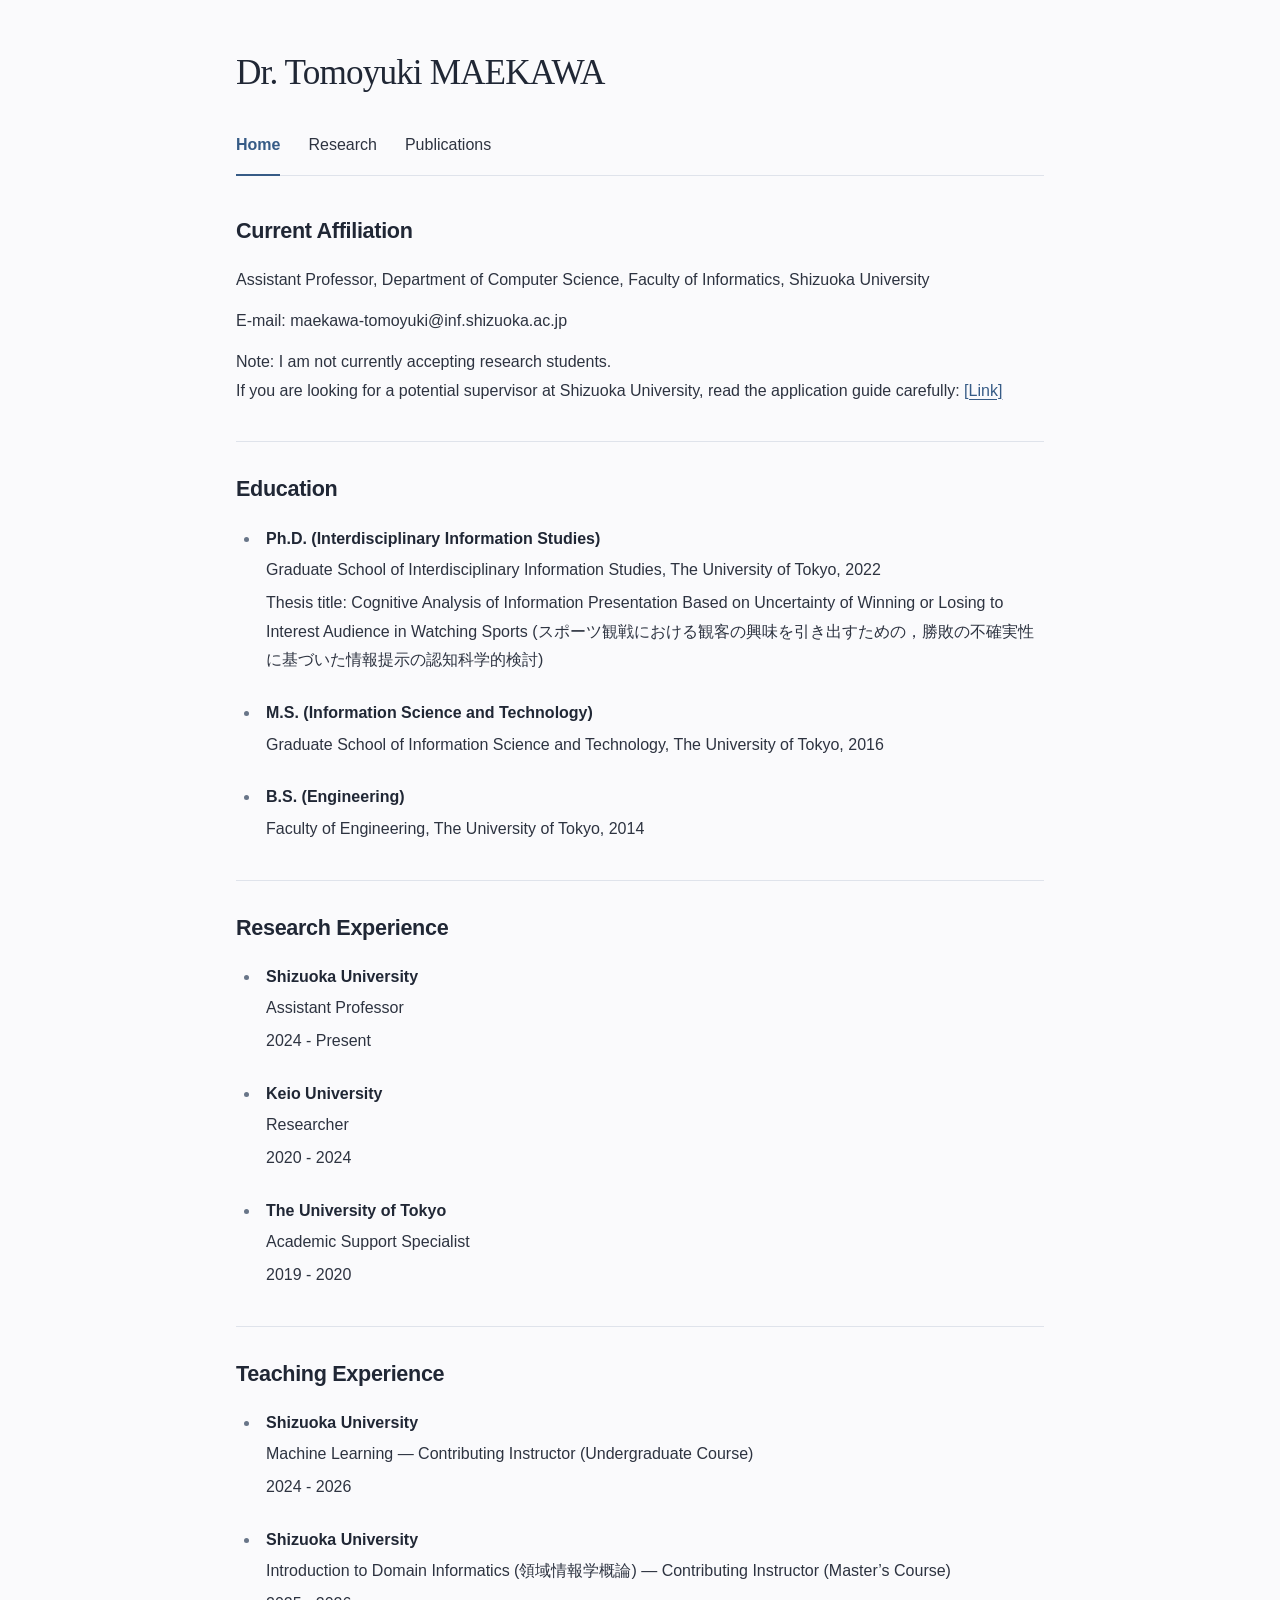
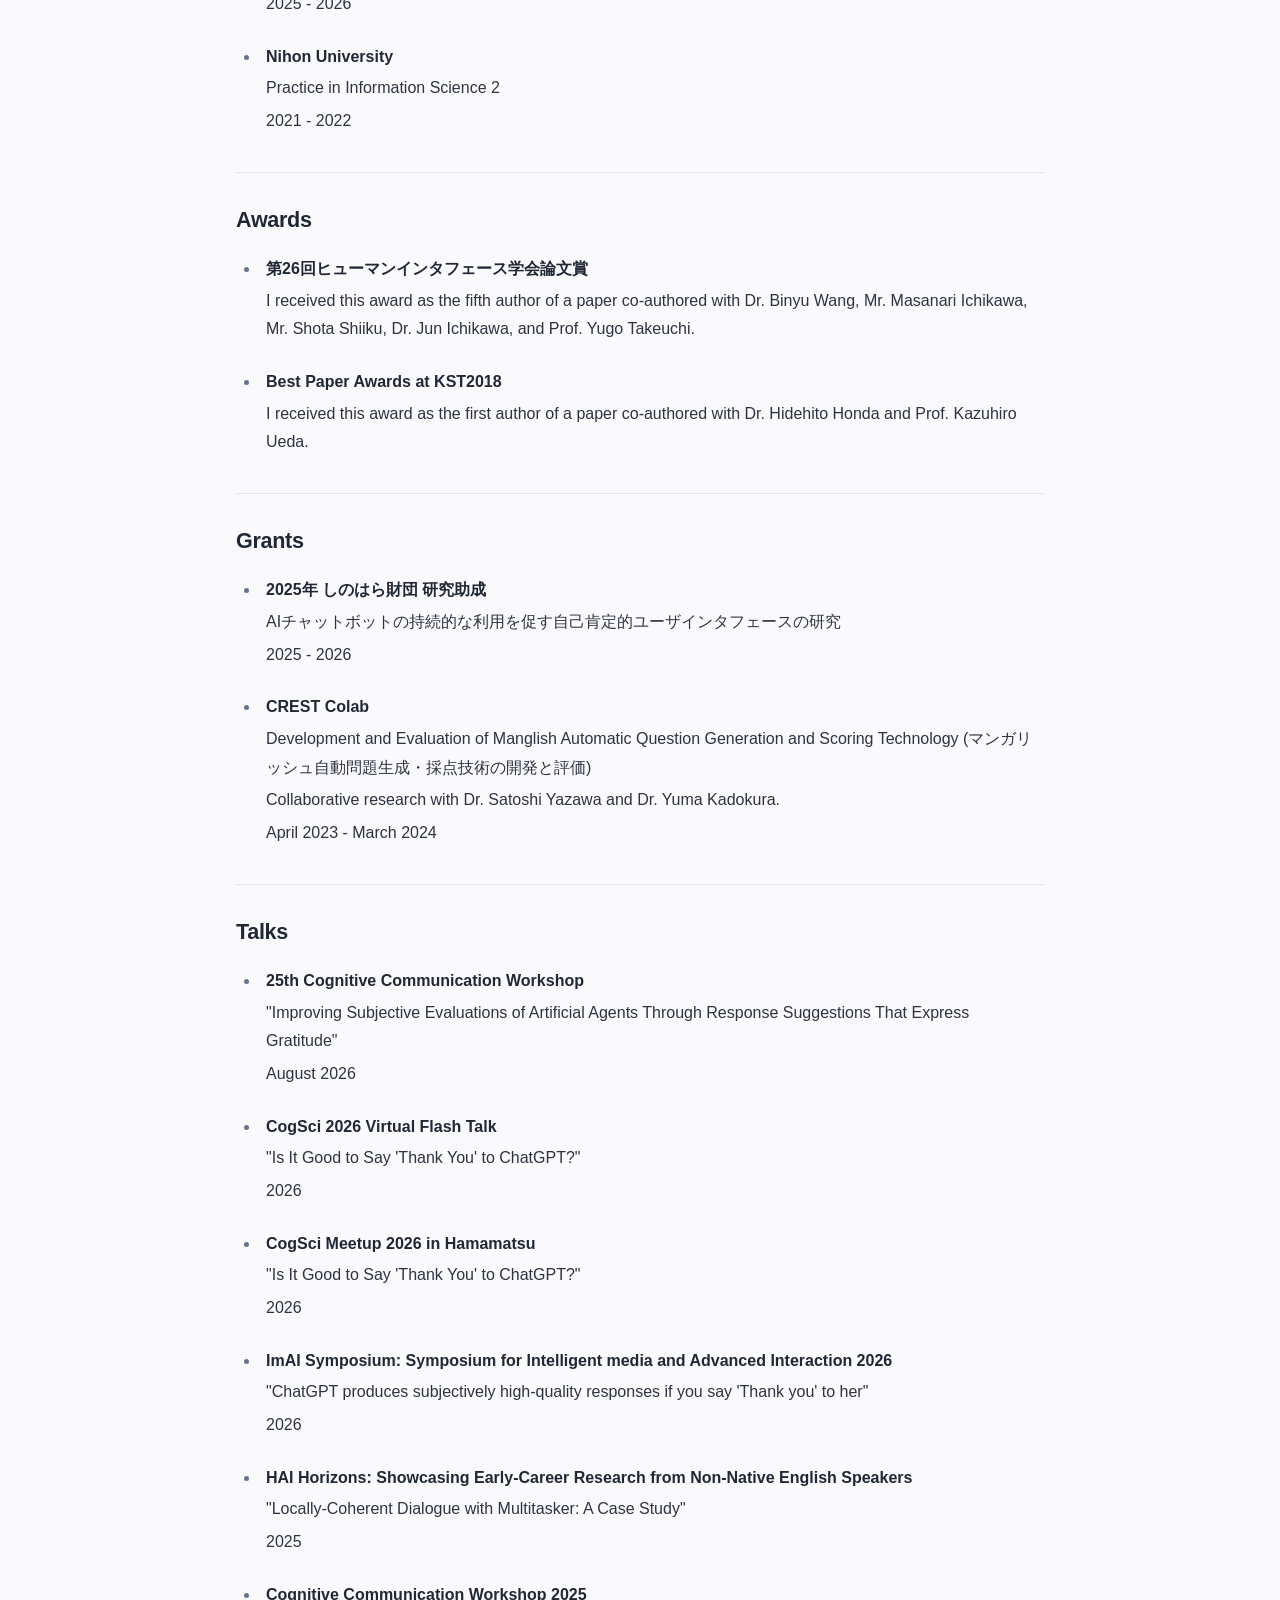
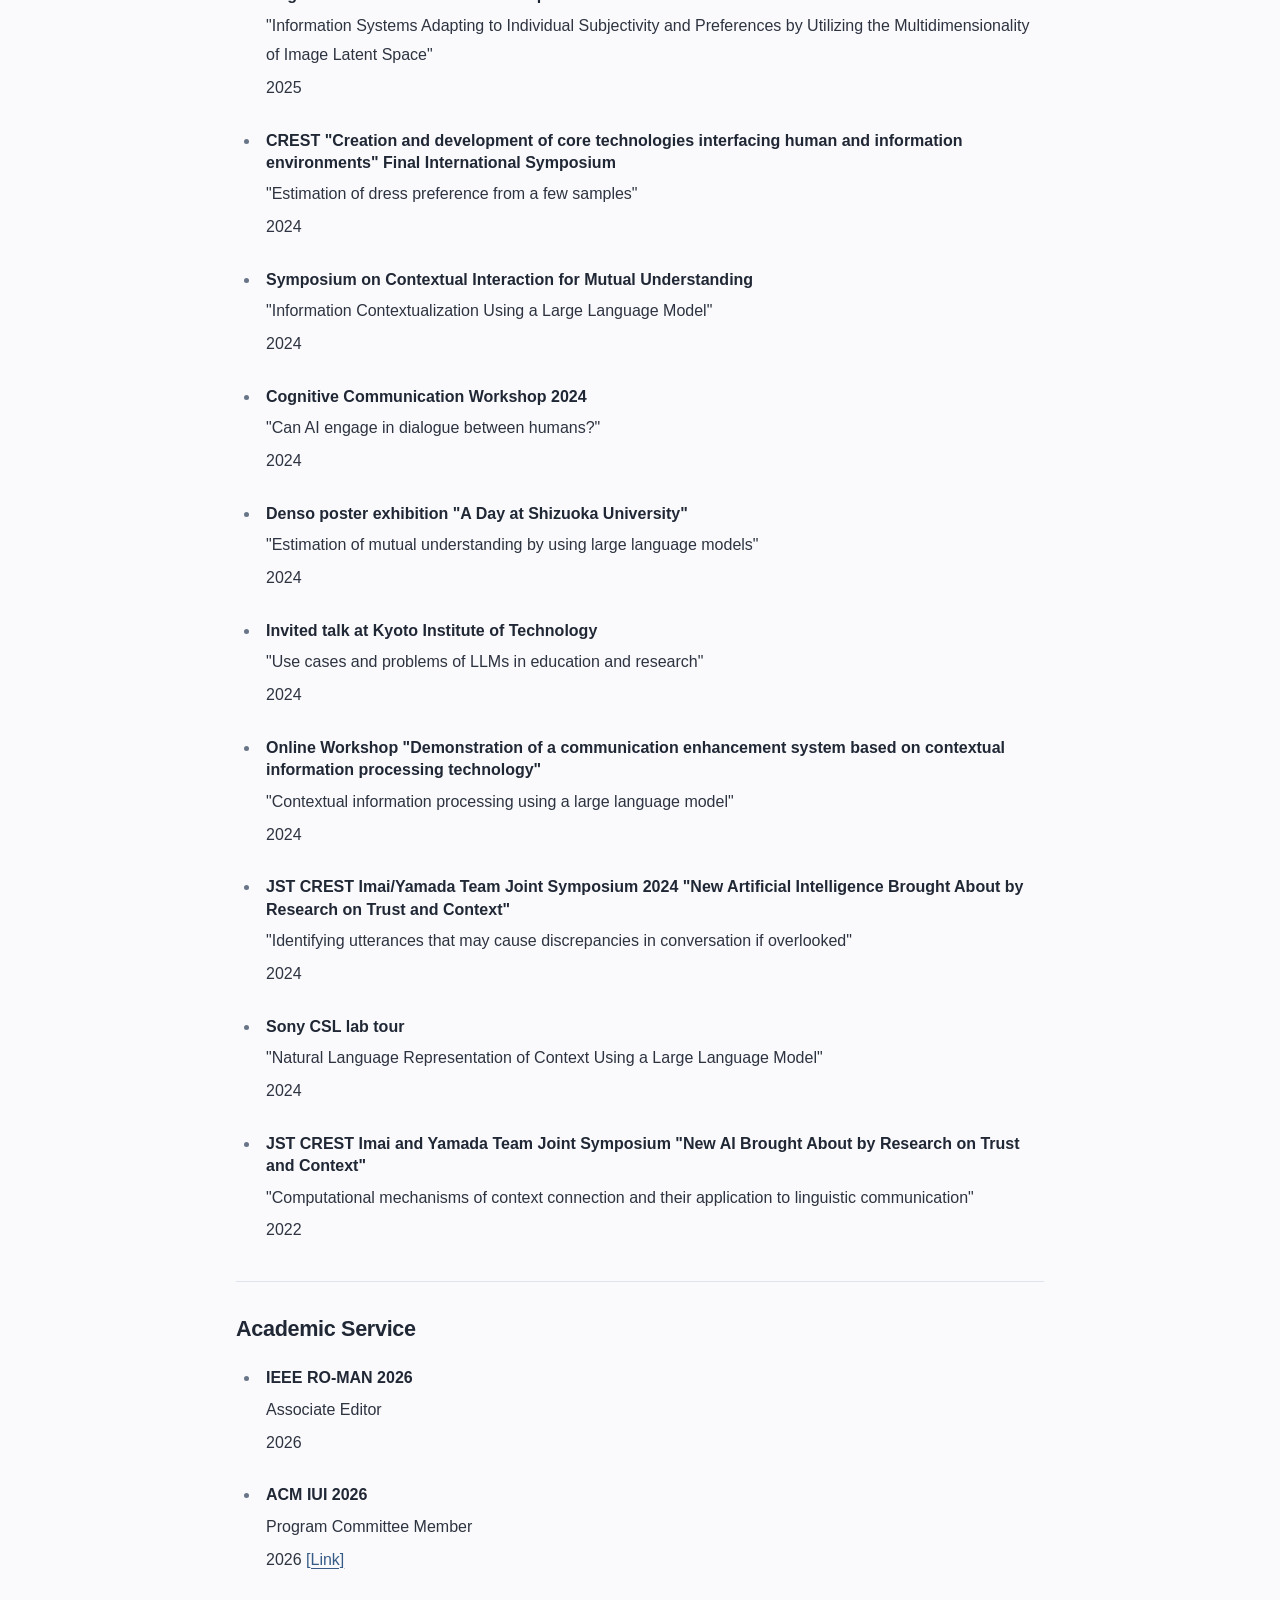
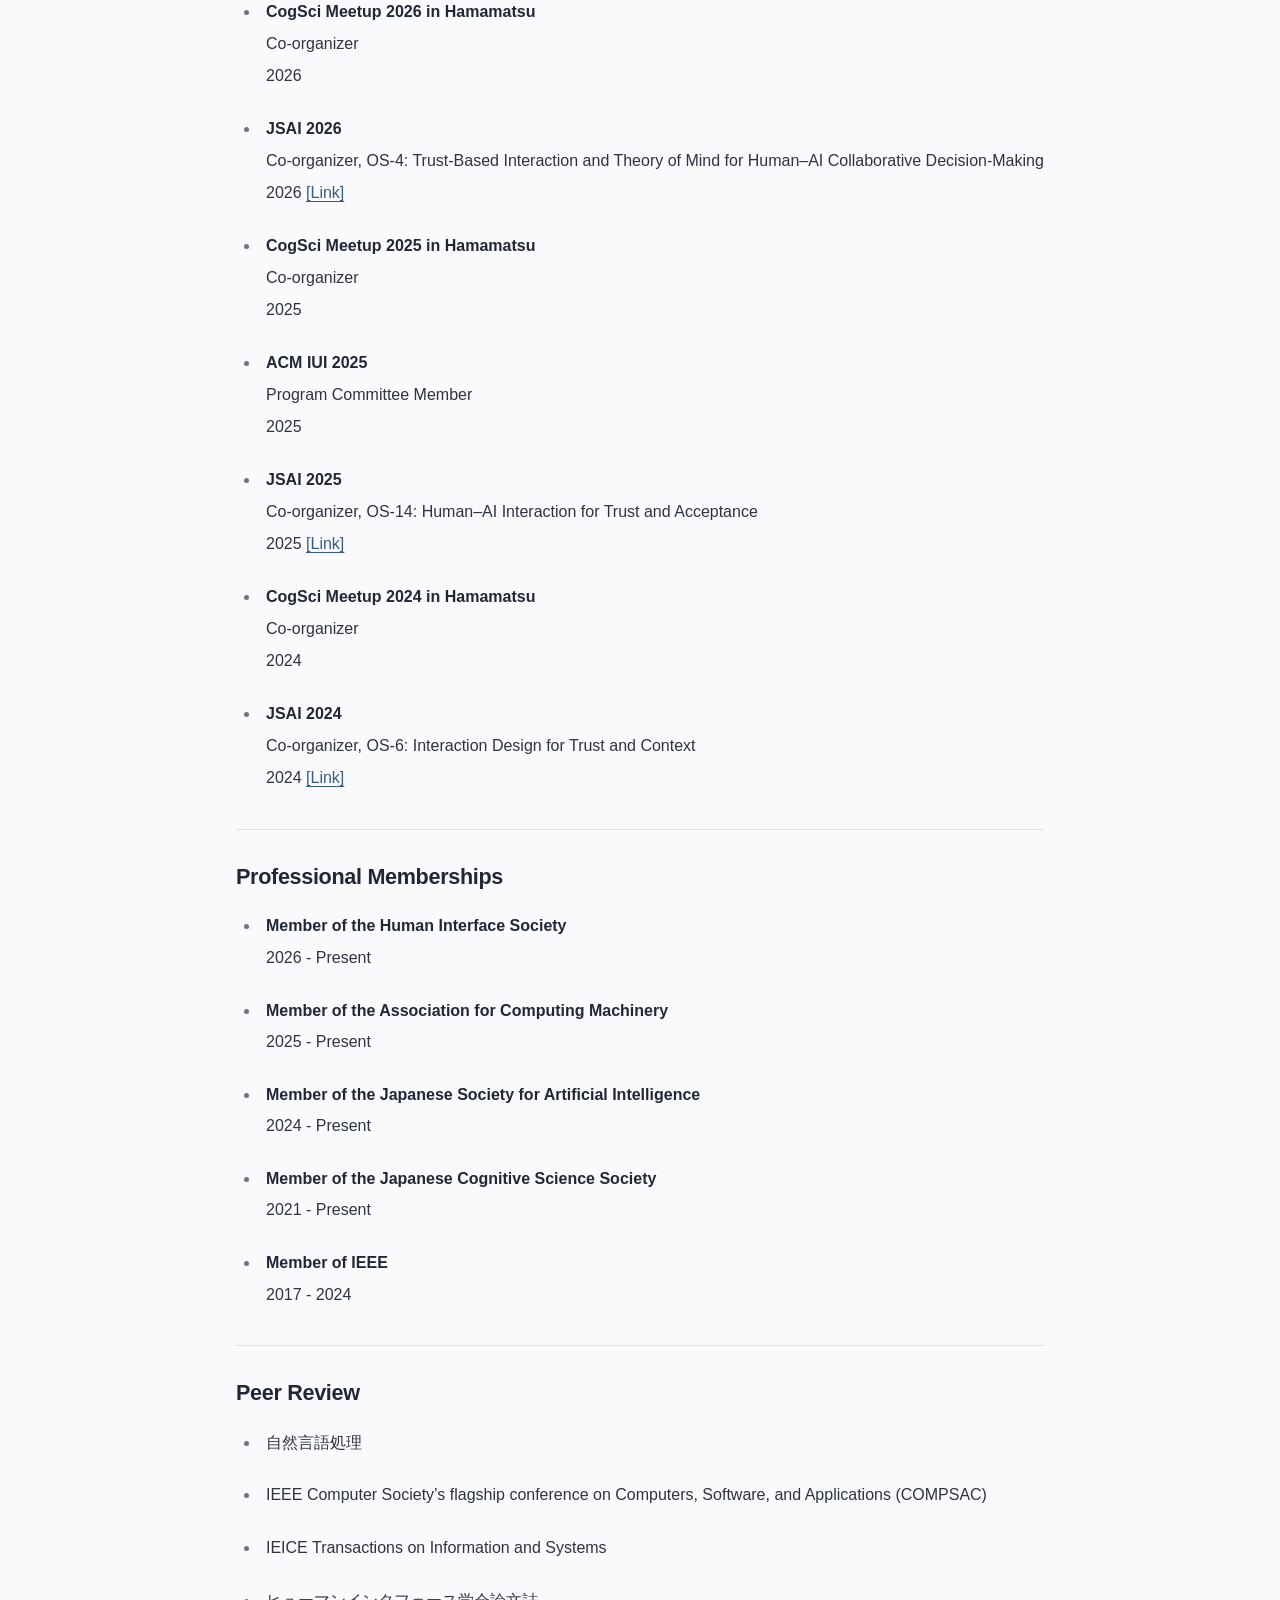
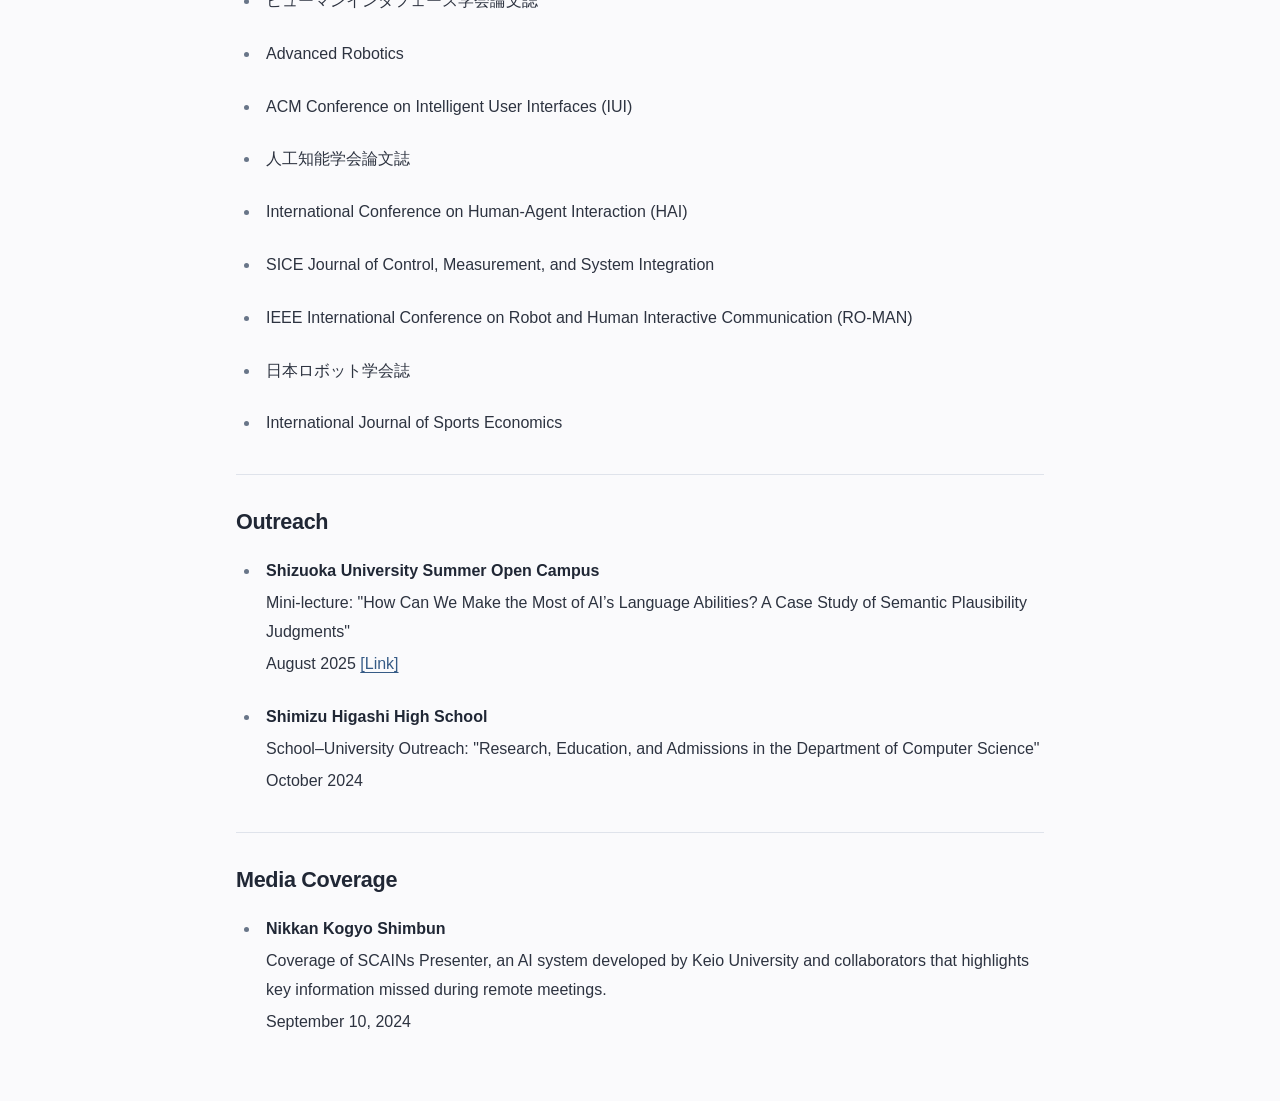
<file: index.html>
<!DOCTYPE html>
<html lang="en">
<head>
  <meta charset="UTF-8">
  <meta name="viewport" content="width=device-width, initial-scale=1">
  <meta name="format-detection" content="telephone=no">
  <title>Tomoyuki MAEKAWA</title>
  <style>
    :root {
        color-scheme: light;
        --background: #fafafc;
        --text: #2d3340;
        --heading: #202735;
        --accent: #365b86;
        --line: #dfe3eb;
    }

    * { box-sizing: border-box; }

    body {
        max-width: 880px;
        margin: 0 auto;
        padding: 0 36px;
        background: var(--background);
        color: var(--text);
        font-family: -apple-system, BlinkMacSystemFont, "Segoe UI", "Noto Sans", sans-serif;
        font-size: 16px;
        line-height: 1.8;
        overflow-wrap: anywhere;
        -webkit-text-size-adjust: 100%;
    }

    header {
        padding-top: 48px;
        border-bottom: 1px solid var(--line);
    }

    h1, h2, h3 {
        color: var(--heading);
        line-height: 1.4;
    }

    h1 {
        margin: 0 0 24px;
        font-family: Georgia, "Times New Roman", serif;
        font-size: clamp(1.7rem, 4vw, 2.2rem);
        font-weight: 500;
        letter-spacing: -0.025em;
    }

    nav {
        display: flex;
        flex-wrap: wrap;
        gap: 8px 28px;
    }

    nav a {
        display: inline-block;
        padding: 10px 0 14px;
        border-bottom: 2px solid transparent;
        margin-bottom: -1px;
        color: var(--text);
        text-decoration: none;
    }

    nav a[aria-current="page"] {
        border-color: var(--accent);
        color: var(--accent);
        font-weight: 600;
    }

    a {
        color: var(--accent);
        text-decoration-thickness: 1px;
        text-underline-offset: 3px;
    }

    a:hover { text-decoration: underline; }

    a:focus-visible {
        outline: 2px solid var(--accent);
        outline-offset: 5px;
        border-radius: 2px;
    }

    .main { padding: 40px 0 64px; }

    section + section {
        margin-top: 36px;
        padding-top: 32px;
        border-top: 1px solid var(--line);
    }

    h2 {
        margin: 0 0 20px;
        font-size: 1.35rem;
        font-weight: 650;
        letter-spacing: -0.015em;
    }

    h3 {
        margin: 0 0 6px;
        font-size: 1rem;
        font-weight: 650;
    }

    p { margin: 0 0 12px; }
    p:last-child { margin-bottom: 0; }

    ul, ol { margin: 0; padding-left: 1.5rem; }
    li { padding-left: 6px; }
    li + li { margin-top: 24px; }
    li::marker { color: #687588; }
    li p { margin-bottom: 4px; }

    .citation { margin-bottom: 20px; }
    .citation-title { font-weight: 600; }
    .citation a { white-space: nowrap; }

    @media (max-width: 600px) {
        body { padding: 0 20px; }
        header { padding-top: 28px; }
        h1 { margin-bottom: 16px; }
        nav { gap: 8px 24px; }
        .main { padding: 28px 0 48px; }
        section + section { margin-top: 28px; padding-top: 24px; }
        h2 { font-size: 1.2rem; }
        li { padding-left: 2px; }
    }

    @media print {
        body { max-width: none; padding: 0; background: white; color: black; font-size: 11pt; }
        header { padding-top: 0; }
        nav { display: none; }
        .main { padding: 24px 0 0; }
        h2, h3 { break-after: avoid; }
        li, .horizontal-center { break-inside: avoid; }
        a { color: inherit; }
    }
  </style>
</head>
<body>
  <header>
    <h1>Dr. Tomoyuki MAEKAWA</h1>
    <nav aria-label="Main navigation"><a aria-current="page" href="./index.html">Home</a> <a href="./research.html">Research</a> <a href="./publications.html">Publications</a></nav>
  </header>

  <main class="main">
    <section>
      <h2>Current Affiliation</h2>
<p>Assistant Professor, Department of Computer Science, Faculty of Informatics, Shizuoka University</p>
<p>E-mail: maekawa-tomoyuki@inf.shizuoka.ac.jp</p>
<p>Note: I am not currently accepting research students.<br> If you are looking for a potential supervisor at Shizuoka University, read the application guide carefully: <a href="https://www.shizuoka.ac.jp/english/subject/graduate/stg/index.html" target="_blank"> [Link] </a></p>
    </section>

    <section>
      <h2>Education</h2>
<ul>
<li><h3>Ph.D. (Interdisciplinary Information Studies)</h3><p>Graduate School of Interdisciplinary Information Studies, The University of Tokyo, 2022</p><p>Thesis title: Cognitive Analysis of Information Presentation Based on Uncertainty of Winning or Losing to Interest Audience in Watching Sports (スポーツ観戦における観客の興味を引き出すための，勝敗の不確実性に基づいた情報提示の認知科学的検討)</p></li>
<li><h3>M.S. (Information Science and Technology)</h3><p>Graduate School of Information Science and Technology, The University of Tokyo, 2016</p></li>
<li><h3>B.S. (Engineering)</h3><p>Faculty of Engineering, The University of Tokyo, 2014</p></li>
</ul>
    </section>

    <section>
      <h2>Research Experience</h2>
<ul>
<li><h3>Shizuoka University</h3><p>Assistant Professor</p><p>2024 - Present</p></li>
<li><h3>Keio University</h3><p>Researcher</p><p>2020 - 2024</p></li>
<li><h3>The University of Tokyo</h3><p>Academic Support Specialist</p><p>2019 - 2020</p></li>
</ul>
    </section>

    <section>
      <h2>Teaching Experience</h2>
<ul>
<li><h3>Shizuoka University</h3><p>Machine Learning — Contributing Instructor (Undergraduate Course)</p><p>2024 - 2026</p></li>
<li><h3>Shizuoka University</h3><p>Introduction to Domain Informatics (領域情報学概論) — Contributing Instructor (Master’s Course)</p><p>2025 - 2026</p></li>
<li><h3>Nihon University</h3><p>Practice in Information Science 2</p><p>2021 - 2022</p></li>
</ul>
    </section>

    <section>
      <h2>Awards</h2>
<ul>
<li><h3>第26回ヒューマンインタフェース学会論文賞</h3><p>I received this award as the fifth author of a paper co-authored with Dr. Binyu Wang, Mr. Masanari Ichikawa, Mr. Shota Shiiku, Dr. Jun Ichikawa, and Prof. Yugo Takeuchi.</p></li>
<li><h3>Best Paper Awards at KST2018</h3><p>I received this award as the first author of a paper co-authored with Dr. Hidehito Honda and Prof. Kazuhiro Ueda.</p></li>
</ul>
    </section>

    <section>
      <h2>Grants</h2>
<ul>
<li><h3>2025年 しのはら財団 研究助成</h3><p>AIチャットボットの持続的な利用を促す自己肯定的ユーザインタフェースの研究</p><p>2025 - 2026</p></li>
<li><h3>CREST Colab</h3><p>Development and Evaluation of Manglish Automatic Question Generation and Scoring Technology (マンガリッシュ自動問題生成・採点技術の開発と評価)</p><p>Collaborative research with Dr. Satoshi Yazawa and Dr. Yuma Kadokura.</p><p>April 2023 - March 2024</p></li>
</ul>
    </section>

    <section>
      <h2>Talks</h2>
<ul>
<li><h3>25th Cognitive Communication Workshop</h3><p>"Improving Subjective Evaluations of Artificial Agents Through Response Suggestions That Express Gratitude"</p><p>August 2026</p></li>
<li><h3>CogSci 2026 Virtual Flash Talk</h3><p>"Is It Good to Say 'Thank You' to ChatGPT?"</p><p>2026</p></li>
<li><h3>CogSci Meetup 2026 in Hamamatsu</h3><p>"Is It Good to Say 'Thank You' to ChatGPT?"</p><p>2026</p></li>
<li><h3>ImAI Symposium: Symposium for Intelligent media and Advanced Interaction 2026</h3><p>"ChatGPT produces subjectively high-quality responses if you say 'Thank you' to her"</p><p>2026</p></li>
<li><h3>HAI Horizons: Showcasing Early-Career Research from Non-Native English Speakers</h3><p>"Locally-Coherent Dialogue with Multitasker: A Case Study"</p><p>2025</p></li>
<li><h3>Cognitive Communication Workshop 2025</h3><p>"Information Systems Adapting to Individual Subjectivity and Preferences by Utilizing the Multidimensionality of Image Latent Space"</p><p>2025</p></li>
<li><h3>CREST "Creation and development of core technologies interfacing human and information environments" Final International Symposium</h3><p>"Estimation of dress preference from a few samples"</p><p>2024</p></li>
<li><h3>Symposium on Contextual Interaction for Mutual Understanding</h3><p>"Information Contextualization Using a Large Language Model"</p><p>2024</p></li>
<li><h3>Cognitive Communication Workshop 2024</h3><p>"Can AI engage in dialogue between humans?"</p><p>2024</p></li>
<li><h3>Denso poster exhibition "A Day at Shizuoka University"</h3><p>"Estimation of mutual understanding by using large language models"</p><p>2024</p></li>
<li><h3>Invited talk at Kyoto Institute of Technology</h3><p>"Use cases and problems of LLMs in education and research"</p><p>2024</p></li>
<li><h3>Online Workshop "Demonstration of a communication enhancement system based on contextual information processing technology"</h3><p>"Contextual information processing using a large language model"</p><p>2024</p></li>
<li><h3>JST CREST Imai/Yamada Team Joint Symposium 2024 "New Artificial Intelligence Brought About by Research on Trust and Context"</h3><p>"Identifying utterances that may cause discrepancies in conversation if overlooked"</p><p>2024</p></li>
<li><h3>Sony CSL lab tour</h3><p>"Natural Language Representation of Context Using a Large Language Model"</p><p>2024</p></li>
<li><h3>JST CREST Imai and Yamada Team Joint Symposium "New AI Brought About by Research on Trust and Context"</h3><p>"Computational mechanisms of context connection and their application to linguistic communication"</p><p>2022</p></li>
</ul>
    </section>

    <section>
      <h2>Academic Service</h2>
<ul>
<li><h3>IEEE RO-MAN 2026</h3><p>Associate Editor</p><p>2026</p></li>
<li><h3>ACM IUI 2026</h3><p>Program Committee Member</p><p>2026 <a href="https://iui.acm.org/2026/pc-members/" target="_blank" rel="noopener noreferrer">[Link]</a></p></li>
<li><h3>CogSci Meetup 2026 in Hamamatsu</h3><p>Co-organizer</p><p>2026</p></li>
<li><h3>JSAI 2026</h3><p>Co-organizer, OS-4: Trust-Based Interaction and Theory of Mind for Human–AI Collaborative Decision-Making</p><p>2026 <a href="https://conf.ai-gakkai.or.jp/jsai2026/os/" target="_blank" rel="noopener noreferrer">[Link]</a></p></li>
<li><h3>CogSci Meetup 2025 in Hamamatsu</h3><p>Co-organizer</p><p>2025</p></li>
<li><h3>ACM IUI 2025</h3><p>Program Committee Member</p><p>2025</p></li>
<li><h3>JSAI 2025</h3><p>Co-organizer, OS-14: Human–AI Interaction for Trust and Acceptance</p><p>2025 <a href="https://www.ai-gakkai.or.jp/jsai2025/os/" target="_blank" rel="noopener noreferrer">[Link]</a></p></li>
<li><h3>CogSci Meetup 2024 in Hamamatsu</h3><p>Co-organizer</p><p>2024</p></li>
<li><h3>JSAI 2024</h3><p>Co-organizer, OS-6: Interaction Design for Trust and Context</p><p>2024 <a href="https://www.ai-gakkai.or.jp/published_books/journals_of_jsai/past_journals/in2024/vol39_no6/" target="_blank" rel="noopener noreferrer">[Link]</a></p></li>
</ul>
    </section>

    <section>
      <h2>Professional Memberships</h2>
<ul>
<li><h3>Member of the Human Interface Society</h3><p>2026 - Present</p></li>
<li><h3>Member of the Association for Computing Machinery</h3><p>2025 - Present</p></li>
<li><h3>Member of the Japanese Society for Artificial Intelligence</h3><p>2024 - Present</p></li>
<li><h3>Member of the Japanese Cognitive Science Society</h3><p>2021 - Present</p></li>
<li><h3>Member of IEEE</h3><p>2017 - 2024</p></li>
</ul>
    </section>

    <section>
      <h2>Peer Review</h2>
<ul>
<li><p>自然言語処理</p></li>
<li><p>IEEE Computer Society’s flagship conference on Computers, Software, and Applications (COMPSAC)</p></li>
<li><p>IEICE Transactions on Information and Systems</p></li>
<li><p>ヒューマンインタフェース学会論文誌</p></li>
<li><p>Advanced Robotics</p></li>
<li><p>ACM Conference on Intelligent User Interfaces (IUI)</p></li>
<li><p>人工知能学会論文誌</p></li>
<li><p>International Conference on Human-Agent Interaction (HAI)</p></li>
<li><p>SICE Journal of Control, Measurement, and System Integration</p></li>
<li><p>IEEE International Conference on Robot and Human Interactive Communication (RO-MAN)</p></li>
<li><p>日本ロボット学会誌</p></li>
<li><p>International Journal of Sports Economics</p></li>
</ul>
    </section>

    <section>
      <h2>Outreach</h2>
<ul>
<li><h3>Shizuoka University Summer Open Campus</h3><p>Mini-lecture: "How Can We Make the Most of AI’s Language Abilities? A Case Study of Semantic Plausibility Judgments"</p><p>August 2025 <a href="https://www.inf.shizuoka.ac.jp/cms_wp/wp-content/uploads/2025/10/joykaze35_final.pdf" target="_blank" rel="noopener noreferrer">[Link]</a></p></li>
<li><h3>Shimizu Higashi High School</h3><p>School–University Outreach: "Research, Education, and Admissions in the Department of Computer Science"</p><p>October 2024</p></li>
</ul>
    </section>

    <section>
      <h2>Media Coverage</h2>
<ul>
<li><h3>Nikkan Kogyo Shimbun</h3><p>Coverage of SCAINs Presenter, an AI system developed by Keio University and collaborators that highlights key information missed during remote meetings.</p><p>September 10, 2024</p></li>
</ul>
    </section>
  </main>
</body>
</html>
</file>
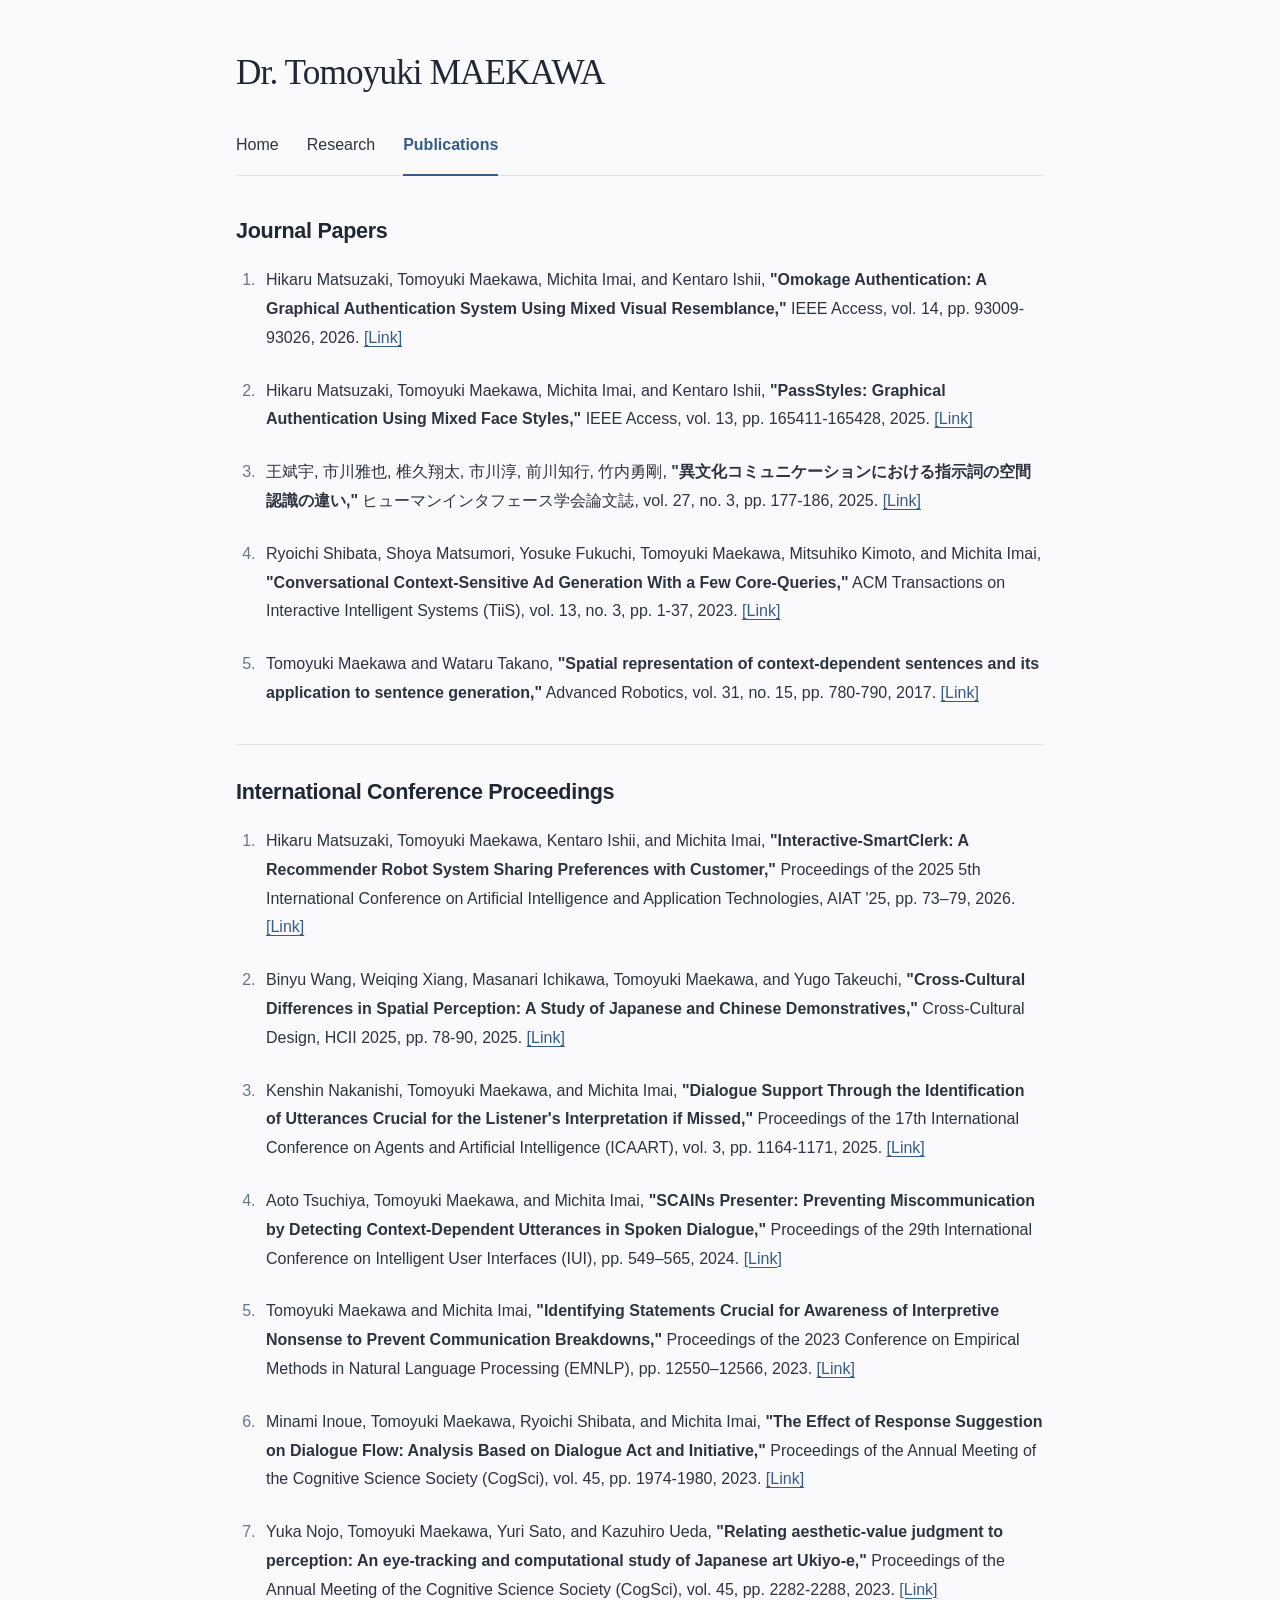
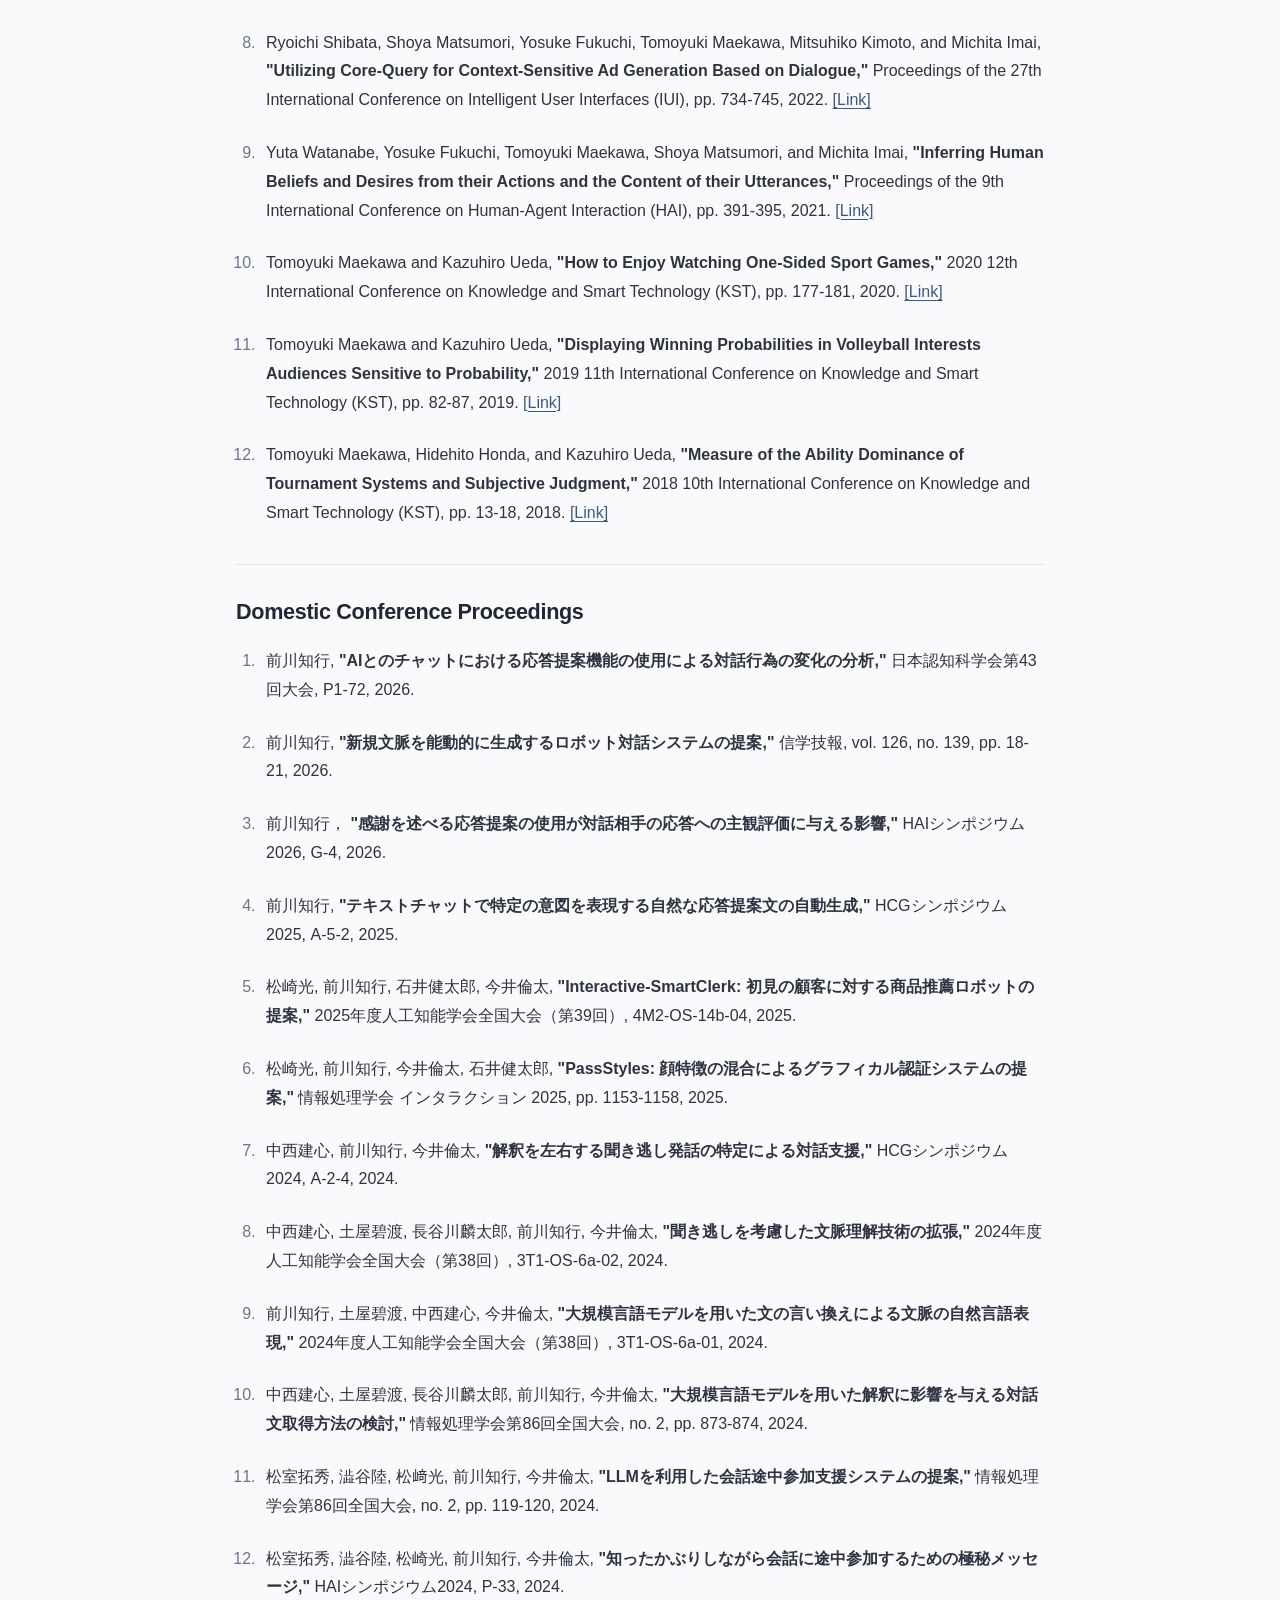
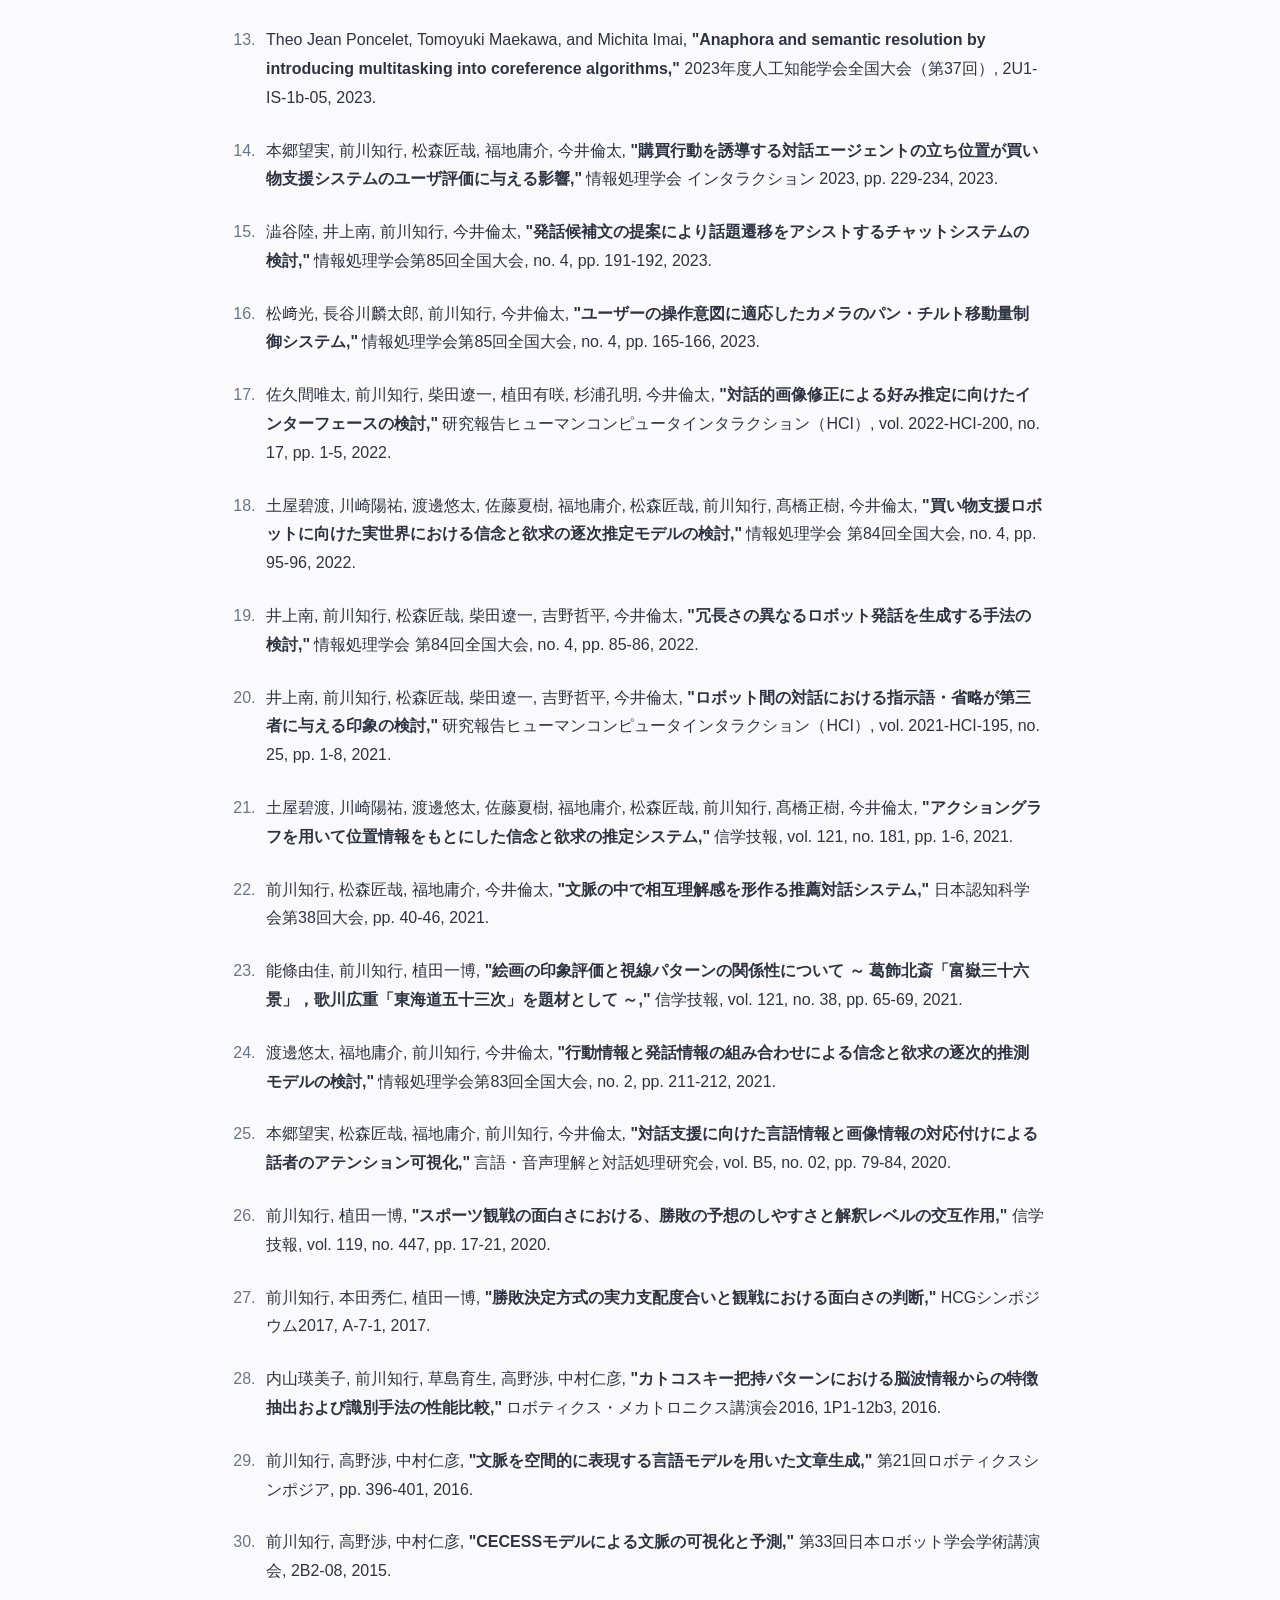
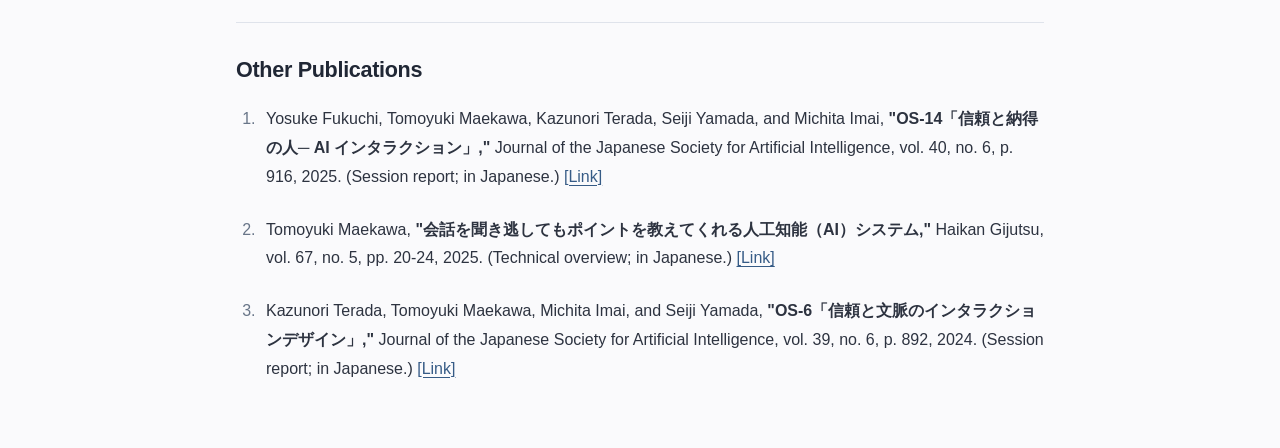
<file: publications.html>
<!DOCTYPE html>
<html lang="en">
<head>
  <meta charset="UTF-8">
  <meta name="viewport" content="width=device-width, initial-scale=1">
  <meta name="format-detection" content="telephone=no">
  <title>Tomoyuki MAEKAWA</title>
  <style>
    :root {
        color-scheme: light;
        --background: #fafafc;
        --text: #2d3340;
        --heading: #202735;
        --accent: #365b86;
        --line: #dfe3eb;
    }

    * { box-sizing: border-box; }

    body {
        max-width: 880px;
        margin: 0 auto;
        padding: 0 36px;
        background: var(--background);
        color: var(--text);
        font-family: -apple-system, BlinkMacSystemFont, "Segoe UI", "Noto Sans", sans-serif;
        font-size: 16px;
        line-height: 1.8;
        overflow-wrap: anywhere;
        -webkit-text-size-adjust: 100%;
    }

    header {
        padding-top: 48px;
        border-bottom: 1px solid var(--line);
    }

    h1, h2, h3 {
        color: var(--heading);
        line-height: 1.4;
    }

    h1 {
        margin: 0 0 24px;
        font-family: Georgia, "Times New Roman", serif;
        font-size: clamp(1.7rem, 4vw, 2.2rem);
        font-weight: 500;
        letter-spacing: -0.025em;
    }

    nav {
        display: flex;
        flex-wrap: wrap;
        gap: 8px 28px;
    }

    nav a {
        display: inline-block;
        padding: 10px 0 14px;
        border-bottom: 2px solid transparent;
        margin-bottom: -1px;
        color: var(--text);
        text-decoration: none;
    }

    nav a[aria-current="page"] {
        border-color: var(--accent);
        color: var(--accent);
        font-weight: 600;
    }

    a {
        color: var(--accent);
        text-decoration-thickness: 1px;
        text-underline-offset: 3px;
    }

    a:hover { text-decoration: underline; }

    a:focus-visible {
        outline: 2px solid var(--accent);
        outline-offset: 5px;
        border-radius: 2px;
    }

    .main { padding: 40px 0 64px; }

    section + section {
        margin-top: 36px;
        padding-top: 32px;
        border-top: 1px solid var(--line);
    }

    h2 {
        margin: 0 0 20px;
        font-size: 1.35rem;
        font-weight: 650;
        letter-spacing: -0.015em;
    }

    h3 {
        margin: 0 0 6px;
        font-size: 1rem;
        font-weight: 650;
    }

    p { margin: 0 0 12px; }
    p:last-child { margin-bottom: 0; }

    ul, ol { margin: 0; padding-left: 1.5rem; }
    li { padding-left: 6px; }
    li + li { margin-top: 24px; }
    li::marker { color: #687588; }
    li p { margin-bottom: 4px; }

    .citation { margin-bottom: 20px; }
    .citation-title { font-weight: 600; }
    .citation a { white-space: nowrap; }

    @media (max-width: 600px) {
        body { padding: 0 20px; }
        header { padding-top: 28px; }
        h1 { margin-bottom: 16px; }
        nav { gap: 8px 24px; }
        .main { padding: 28px 0 48px; }
        section + section { margin-top: 28px; padding-top: 24px; }
        h2 { font-size: 1.2rem; }
        li { padding-left: 2px; }
    }

    @media print {
        body { max-width: none; padding: 0; background: white; color: black; font-size: 11pt; }
        header { padding-top: 0; }
        nav { display: none; }
        .main { padding: 24px 0 0; }
        h2, h3 { break-after: avoid; }
        li, .horizontal-center { break-inside: avoid; }
        a { color: inherit; }
    }
  </style>
</head>
<body>
  <header>
    <h1>Dr. Tomoyuki MAEKAWA</h1>
    <nav aria-label="Main navigation"><a href="./index.html">Home</a> <a href="./research.html">Research</a> <a aria-current="page" href="./publications.html">Publications</a></nav>
  </header>

  <main class="main">
    <section>
      <h2>Journal Papers</h2>
<ol>
<li><p class="citation">Hikaru Matsuzaki, Tomoyuki Maekawa, Michita Imai, and Kentaro Ishii, <span class="citation-title">"Omokage Authentication: A Graphical Authentication System Using Mixed Visual Resemblance,"</span> IEEE Access, vol. 14, pp. 93009-93026, 2026. <a href="https://ieeexplore.ieee.org/document/11570014" target="_blank" rel="noopener noreferrer">[Link]</a></p></li>
<li><p class="citation">Hikaru Matsuzaki, Tomoyuki Maekawa, Michita Imai, and Kentaro Ishii, <span class="citation-title">"PassStyles: Graphical Authentication Using Mixed Face Styles,"</span> IEEE Access, vol. 13, pp. 165411-165428, 2025. <a href="https://ieeexplore.ieee.org/document/11173661" target="_blank" rel="noopener noreferrer">[Link]</a></p></li>
<li><p class="citation">王斌宇, 市川雅也, 椎久翔太, 市川淳, 前川知行, 竹内勇剛, <span class="citation-title">"異文化コミュニケーションにおける指示詞の空間認識の違い,"</span> ヒューマンインタフェース学会論文誌, vol. 27, no. 3, pp. 177-186, 2025. <a href="https://doi.org/10.11184/his.27.3_177" target="_blank" rel="noopener noreferrer">[Link]</a></p></li>
<li><p class="citation">Ryoichi Shibata, Shoya Matsumori, Yosuke Fukuchi, Tomoyuki Maekawa, Mitsuhiko Kimoto, and Michita Imai, <span class="citation-title">"Conversational Context-Sensitive Ad Generation With a Few Core-Queries,"</span> ACM Transactions on Interactive Intelligent Systems (TiiS), vol. 13, no. 3, pp. 1-37, 2023. <a href="https://dl.acm.org/doi/10.1145/3588578" target="_blank" rel="noopener noreferrer">[Link]</a></p></li>
<li><p class="citation">Tomoyuki Maekawa and Wataru Takano, <span class="citation-title">"Spatial representation of context-dependent sentences and its application to sentence generation,"</span> Advanced Robotics, vol. 31, no. 15, pp. 780-790, 2017. <a href="https://www.tandfonline.com/doi/full/10.1080/01691864.2017.1351392" target="_blank" rel="noopener noreferrer">[Link]</a></p></li>
</ol>
    </section>

    <section>
      <h2>International Conference Proceedings</h2>
<ol>
<li><p class="citation">Hikaru Matsuzaki, Tomoyuki Maekawa, Kentaro Ishii, and Michita Imai, <span class="citation-title">"Interactive-SmartClerk: A Recommender Robot System Sharing Preferences with Customer,"</span> Proceedings of the 2025 5th International Conference on Artificial Intelligence and Application Technologies, AIAT '25, pp. 73–79, 2026. <a href="https://dl.acm.org/doi/10.1145/3787120.3787133" target="_blank" rel="noopener noreferrer">[Link]</a></p></li>
<li><p class="citation">Binyu Wang, Weiqing Xiang, Masanari Ichikawa, Tomoyuki Maekawa, and Yugo Takeuchi, <span class="citation-title">"Cross-Cultural Differences in Spatial Perception: A Study of Japanese and Chinese Demonstratives,"</span> Cross-Cultural Design, HCII 2025, pp. 78-90, 2025. <a href="https://link.springer.com/chapter/10.1007/978-3-031-93730-9_6" target="_blank" rel="noopener noreferrer">[Link]</a></p></li>
<li><p class="citation">Kenshin Nakanishi, Tomoyuki Maekawa, and Michita Imai, <span class="citation-title">"Dialogue Support Through the Identification of Utterances Crucial for the Listener's Interpretation if Missed,"</span> Proceedings of the 17th International Conference on Agents and Artificial Intelligence (ICAART), vol. 3, pp. 1164-1171, 2025. <a href="https://www.scitepress.org/PublicationsDetail.aspx?ID=wc/xOOZeeLg=&amp;t=1" target="_blank" rel="noopener noreferrer">[Link]</a></p></li>
<li><p class="citation">Aoto Tsuchiya, Tomoyuki Maekawa, and Michita Imai, <span class="citation-title">"SCAINs Presenter: Preventing Miscommunication by Detecting Context-Dependent Utterances in Spoken Dialogue,"</span> Proceedings of the 29th International Conference on Intelligent User Interfaces (IUI), pp. 549–565, 2024. <a href="https://dl.acm.org/doi/10.1145/3640543.3645147" target="_blank" rel="noopener noreferrer">[Link]</a></p></li>
<li><p class="citation">Tomoyuki Maekawa and Michita Imai, <span class="citation-title">"Identifying Statements Crucial for Awareness of Interpretive Nonsense to Prevent Communication Breakdowns,"</span> Proceedings of the 2023 Conference on Empirical Methods in Natural Language Processing (EMNLP), pp. 12550–12566, 2023. <a href="https://aclanthology.org/2023.emnlp-main.773/" target="_blank" rel="noopener noreferrer">[Link]</a></p></li>
<li><p class="citation">Minami Inoue, Tomoyuki Maekawa, Ryoichi Shibata, and Michita Imai, <span class="citation-title">"The Effect of Response Suggestion on Dialogue Flow: Analysis Based on Dialogue Act and Initiative,"</span> Proceedings of the Annual Meeting of the Cognitive Science Society (CogSci), vol. 45, pp. 1974-1980, 2023. <a href="https://escholarship.org/uc/item/3m251093" target="_blank" rel="noopener noreferrer">[Link]</a></p></li>
<li><p class="citation">Yuka Nojo, Tomoyuki Maekawa, Yuri Sato, and Kazuhiro Ueda, <span class="citation-title">"Relating aesthetic-value judgment to perception: An eye-tracking and computational study of Japanese art Ukiyo-e,"</span> Proceedings of the Annual Meeting of the Cognitive Science Society (CogSci), vol. 45, pp. 2282-2288, 2023. <a href="https://escholarship.org/uc/item/5f68v7wv" target="_blank" rel="noopener noreferrer">[Link]</a></p></li>
<li><p class="citation">Ryoichi Shibata, Shoya Matsumori, Yosuke Fukuchi, Tomoyuki Maekawa, Mitsuhiko Kimoto, and Michita Imai, <span class="citation-title">"Utilizing Core-Query for Context-Sensitive Ad Generation Based on Dialogue,"</span> Proceedings of the 27th International Conference on Intelligent User Interfaces (IUI), pp. 734-745, 2022. <a href="https://dl.acm.org/doi/10.1145/3490099.3511116" target="_blank" rel="noopener noreferrer">[Link]</a></p></li>
<li><p class="citation">Yuta Watanabe, Yosuke Fukuchi, Tomoyuki Maekawa, Shoya Matsumori, and Michita Imai, <span class="citation-title">"Inferring Human Beliefs and Desires from their Actions and the Content of their Utterances,"</span> Proceedings of the 9th International Conference on Human-Agent Interaction (HAI), pp. 391-395, 2021. <a href="https://dl.acm.org/doi/10.1145/3472307.3484668" target="_blank" rel="noopener noreferrer">[Link]</a></p></li>
<li><p class="citation">Tomoyuki Maekawa and Kazuhiro Ueda, <span class="citation-title">"How to Enjoy Watching One-Sided Sport Games,"</span> 2020 12th International Conference on Knowledge and Smart Technology (KST), pp. 177-181, 2020. <a href="https://ieeexplore.ieee.org/document/9059399" target="_blank" rel="noopener noreferrer">[Link]</a></p></li>
<li><p class="citation">Tomoyuki Maekawa and Kazuhiro Ueda, <span class="citation-title">"Displaying Winning Probabilities in Volleyball Interests Audiences Sensitive to Probability,"</span> 2019 11th International Conference on Knowledge and Smart Technology (KST), pp. 82-87, 2019. <a href="https://ieeexplore.ieee.org/document/8687743" target="_blank" rel="noopener noreferrer">[Link]</a></p></li>
<li><p class="citation">Tomoyuki Maekawa, Hidehito Honda, and Kazuhiro Ueda, <span class="citation-title">"Measure of the Ability Dominance of Tournament Systems and Subjective Judgment,"</span> 2018 10th International Conference on Knowledge and Smart Technology (KST), pp. 13-18, 2018. <a href="https://ieeexplore.ieee.org/document/8426199" target="_blank" rel="noopener noreferrer">[Link]</a></p></li>
</ol>
    </section>

    <section>
      <h2>Domestic Conference Proceedings</h2>
<ol>
<li><p class="citation">前川知行, <span class="citation-title">"AIとのチャットにおける応答提案機能の使用による対話行為の変化の分析,"</span> 日本認知科学会第43回大会, P1-72, 2026.</p></li>
<li><p class="citation">前川知行, <span class="citation-title">"新規文脈を能動的に生成するロボット対話システムの提案,"</span> 信学技報, vol. 126, no. 139, pp. 18-21, 2026.</p></li>
<li><p class="citation">前川知行， <span class="citation-title">"感謝を述べる応答提案の使用が対話相手の応答への主観評価に与える影響,"</span> HAIシンポジウム2026, G-4, 2026.</p></li>
<li><p class="citation">前川知行, <span class="citation-title">"テキストチャットで特定の意図を表現する自然な応答提案文の自動生成,"</span> HCGシンポジウム2025, A-5-2, 2025.</p></li>
<li><p class="citation">松崎光, 前川知行, 石井健太郎, 今井倫太, <span class="citation-title">"Interactive-SmartClerk: 初見の顧客に対する商品推薦ロボットの提案,"</span> 2025年度人工知能学会全国大会（第39回）, 4M2-OS-14b-04, 2025.</p></li>
<li><p class="citation">松崎光, 前川知行, 今井倫太, 石井健太郎, <span class="citation-title">"PassStyles: 顔特徴の混合によるグラフィカル認証システムの提案,"</span> 情報処理学会 インタラクション 2025, pp. 1153-1158, 2025.</p></li>
<li><p class="citation">中西建心, 前川知行, 今井倫太, <span class="citation-title">"解釈を左右する聞き逃し発話の特定による対話支援,"</span> HCGシンポジウム2024, A-2-4, 2024.</p></li>
<li><p class="citation">中西建心, 土屋碧渡, 長谷川麟太郎, 前川知行, 今井倫太, <span class="citation-title">"聞き逃しを考慮した文脈理解技術の拡張,"</span> 2024年度人工知能学会全国大会（第38回）, 3T1-OS-6a-02, 2024.</p></li>
<li><p class="citation">前川知行, 土屋碧渡, 中西建心, 今井倫太, <span class="citation-title">"大規模言語モデルを用いた文の言い換えによる文脈の自然言語表現,"</span> 2024年度人工知能学会全国大会（第38回）, 3T1-OS-6a-01, 2024.</p></li>
<li><p class="citation">中西建心, 土屋碧渡, 長谷川麟太郎, 前川知行, 今井倫太, <span class="citation-title">"大規模言語モデルを用いた解釈に影響を与える対話文取得方法の検討,"</span> 情報処理学会第86回全国大会, no. 2, pp. 873-874, 2024.</p></li>
<li><p class="citation">松室拓秀, 澁谷陸, 松﨑光, 前川知行, 今井倫太, <span class="citation-title">"LLMを利用した会話途中参加支援システムの提案,"</span> 情報処理学会第86回全国大会, no. 2, pp. 119-120, 2024.</p></li>
<li><p class="citation">松室拓秀, 澁谷陸, 松崎光, 前川知行, 今井倫太, <span class="citation-title">"知ったかぶりしながら会話に途中参加するための極秘メッセージ,"</span> HAIシンポジウム2024, P-33, 2024.</p></li>
<li><p class="citation">Theo Jean Poncelet, Tomoyuki Maekawa, and Michita Imai, <span class="citation-title">"Anaphora and semantic resolution by introducing multitasking into coreference algorithms,"</span> 2023年度人工知能学会全国大会（第37回）, 2U1-IS-1b-05, 2023.</p></li>
<li><p class="citation">本郷望実, 前川知行, 松森匠哉, 福地庸介, 今井倫太, <span class="citation-title">"購買行動を誘導する対話エージェントの立ち位置が買い物支援システムのユーザ評価に与える影響,"</span> 情報処理学会 インタラクション 2023, pp. 229-234, 2023.</p></li>
<li><p class="citation">澁谷陸, 井上南, 前川知行, 今井倫太, <span class="citation-title">"発話候補文の提案により話題遷移をアシストするチャットシステムの検討,"</span> 情報処理学会第85回全国大会, no. 4, pp. 191-192, 2023.</p></li>
<li><p class="citation">松﨑光, 長谷川麟太郎, 前川知行, 今井倫太, <span class="citation-title">"ユーザーの操作意図に適応したカメラのパン・チルト移動量制御システム,"</span> 情報処理学会第85回全国大会, no. 4, pp. 165-166, 2023.</p></li>
<li><p class="citation">佐久間唯太, 前川知行, 柴田遼一, 植田有咲, 杉浦孔明, 今井倫太, <span class="citation-title">"対話的画像修正による好み推定に向けたインターフェースの検討,"</span> 研究報告ヒューマンコンピュータインタラクション（HCI）, vol. 2022-HCI-200, no. 17, pp. 1-5, 2022.</p></li>
<li><p class="citation">土屋碧渡, 川崎陽祐, 渡邊悠太, 佐藤夏樹, 福地庸介, 松森匠哉, 前川知行, 髙橋正樹, 今井倫太, <span class="citation-title">"買い物支援ロボットに向けた実世界における信念と欲求の逐次推定モデルの検討,"</span> 情報処理学会 第84回全国大会, no. 4, pp. 95-96, 2022.</p></li>
<li><p class="citation">井上南, 前川知行, 松森匠哉, 柴田遼一, 吉野哲平, 今井倫太, <span class="citation-title">"冗長さの異なるロボット発話を生成する手法の検討,"</span> 情報処理学会 第84回全国大会, no. 4, pp. 85-86, 2022.</p></li>
<li><p class="citation">井上南, 前川知行, 松森匠哉, 柴田遼一, 吉野哲平, 今井倫太, <span class="citation-title">"ロボット間の対話における指示語・省略が第三者に与える印象の検討,"</span> 研究報告ヒューマンコンピュータインタラクション（HCI）, vol. 2021-HCI-195, no. 25, pp. 1-8, 2021.</p></li>
<li><p class="citation">土屋碧渡, 川崎陽祐, 渡邊悠太, 佐藤夏樹, 福地庸介, 松森匠哉, 前川知行, 髙橋正樹, 今井倫太, <span class="citation-title">"アクショングラフを用いて位置情報をもとにした信念と欲求の推定システム,"</span> 信学技報, vol. 121, no. 181, pp. 1-6, 2021.</p></li>
<li><p class="citation">前川知行, 松森匠哉, 福地庸介, 今井倫太, <span class="citation-title">"文脈の中で相互理解感を形作る推薦対話システム,"</span> 日本認知科学会第38回大会, pp. 40-46, 2021.</p></li>
<li><p class="citation">能條由佳, 前川知行, 植田一博, <span class="citation-title">"絵画の印象評価と視線パターンの関係性について ～ 葛飾北斎「富嶽三十六景」，歌川広重「東海道五十三次」を題材として ～,"</span> 信学技報, vol. 121, no. 38, pp. 65-69, 2021.</p></li>
<li><p class="citation">渡邊悠太, 福地庸介, 前川知行, 今井倫太, <span class="citation-title">"行動情報と発話情報の組み合わせによる信念と欲求の逐次的推測モデルの検討,"</span> 情報処理学会第83回全国大会, no. 2, pp. 211-212, 2021.</p></li>
<li><p class="citation">本郷望実, 松森匠哉, 福地庸介, 前川知行, 今井倫太, <span class="citation-title">"対話支援に向けた言語情報と画像情報の対応付けによる話者のアテンション可視化,"</span> 言語・音声理解と対話処理研究会, vol. B5, no. 02, pp. 79-84, 2020.</p></li>
<li><p class="citation">前川知行, 植田一博, <span class="citation-title">"スポーツ観戦の面白さにおける、勝敗の予想のしやすさと解釈レベルの交互作用,"</span> 信学技報, vol. 119, no. 447, pp. 17-21, 2020.</p></li>
<li><p class="citation">前川知行, 本田秀仁, 植田一博, <span class="citation-title">"勝敗決定方式の実力支配度合いと観戦における面白さの判断,"</span> HCGシンポジウム2017, A-7-1, 2017.</p></li>
<li><p class="citation">内山瑛美子, 前川知行, 草島育生, 高野渉, 中村仁彦, <span class="citation-title">"カトコスキー把持パターンにおける脳波情報からの特徴抽出および識別手法の性能比較,"</span> ロボティクス・メカトロニクス講演会2016, 1P1-12b3, 2016.</p></li>
<li><p class="citation">前川知行, 高野渉, 中村仁彦, <span class="citation-title">"文脈を空間的に表現する言語モデルを用いた文章生成,"</span> 第21回ロボティクスシンポジア, pp. 396-401, 2016.</p></li>
<li><p class="citation">前川知行, 高野渉, 中村仁彦, <span class="citation-title">"CECESSモデルによる文脈の可視化と予測,"</span> 第33回日本ロボット学会学術講演会, 2B2-08, 2015.</p></li>
</ol>
    </section>

    <section>
      <h2>Other Publications</h2>
<ol>
<li><p class="citation">Yosuke Fukuchi, Tomoyuki Maekawa, Kazunori Terada, Seiji Yamada, and Michita Imai, <span class="citation-title">"OS-14「信頼と納得の人─ AI インタラクション」,"</span> Journal of the Japanese Society for Artificial Intelligence, vol. 40, no. 6, p. 916, 2025. (Session report; in Japanese.) <a href="https://www.ai-gakkai.or.jp/published_books/journals_of_jsai/past_journals/in2025/vol40_no6/" target="_blank" rel="noopener noreferrer">[Link]</a></p></li>
<li><p class="citation">Tomoyuki Maekawa, <span class="citation-title">"会話を聞き逃してもポイントを教えてくれる人工知能（AI）システム,"</span> Haikan Gijutsu, vol. 67, no. 5, pp. 20-24, 2025. (Technical overview; in Japanese.) <a href="https://www.nikko-pb.co.jp/products/detail.php?product_id=5939" target="_blank" rel="noopener noreferrer">[Link]</a></p></li>
<li><p class="citation">Kazunori Terada, Tomoyuki Maekawa, Michita Imai, and Seiji Yamada, <span class="citation-title">"OS-6「信頼と文脈のインタラクションデザイン」,"</span> Journal of the Japanese Society for Artificial Intelligence, vol. 39, no. 6, p. 892, 2024. (Session report; in Japanese.) <a href="https://www.ai-gakkai.or.jp/published_books/journals_of_jsai/past_journals/in2024/vol39_no6/" target="_blank" rel="noopener noreferrer">[Link]</a></p></li>
</ol>
    </section>
  </main>
</body>
</html>
</file>
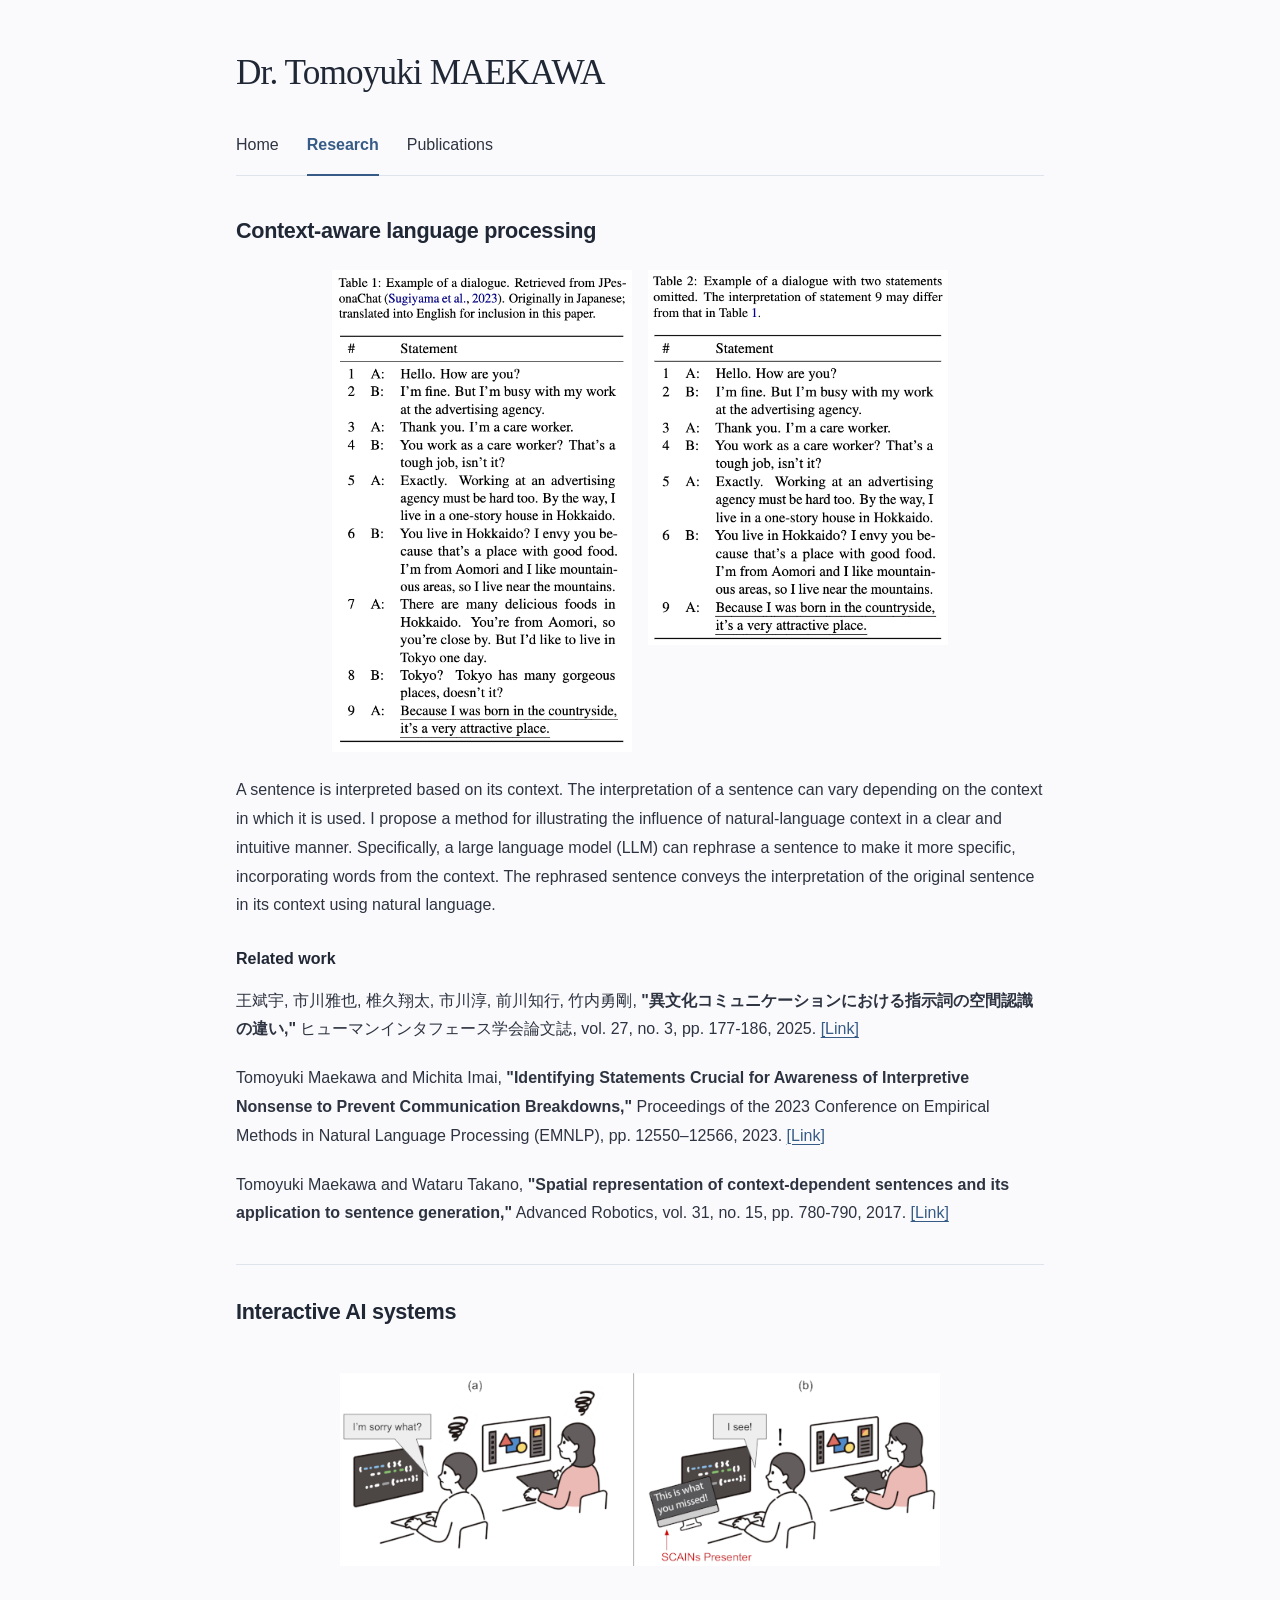
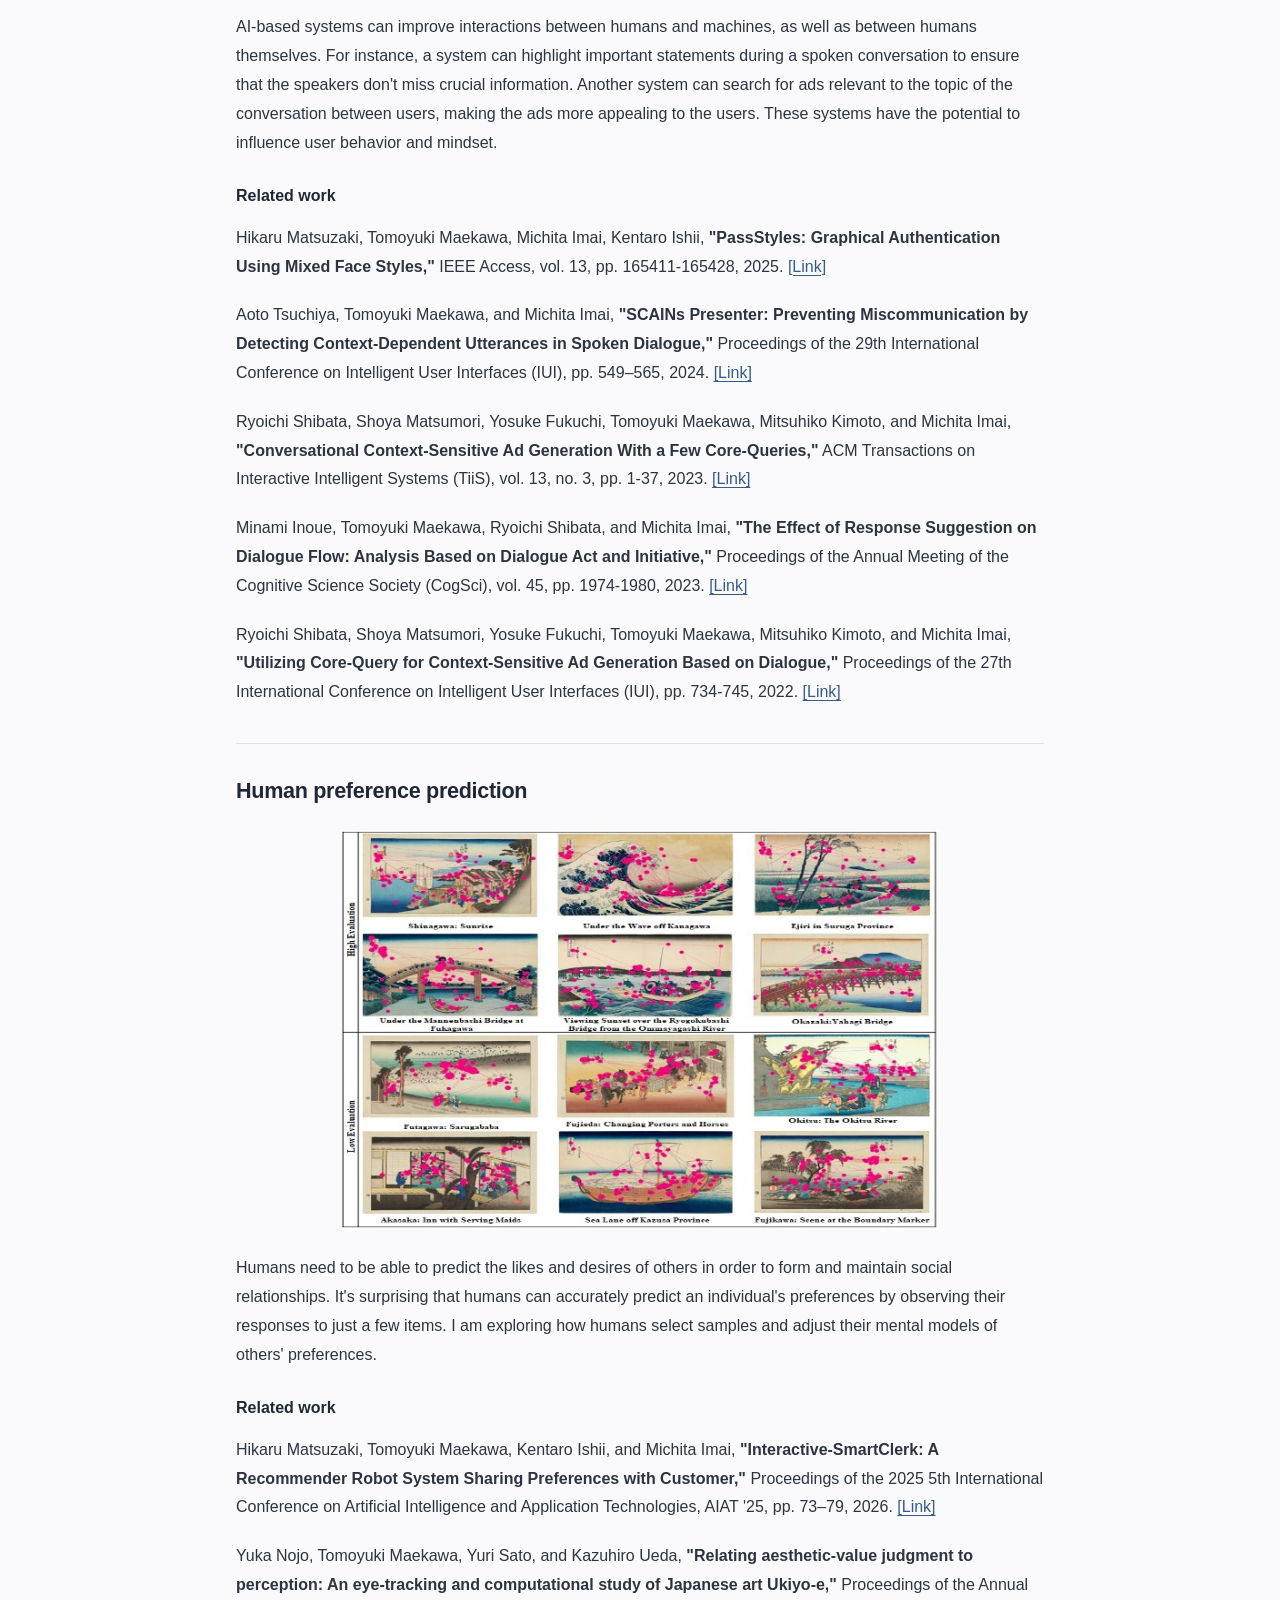
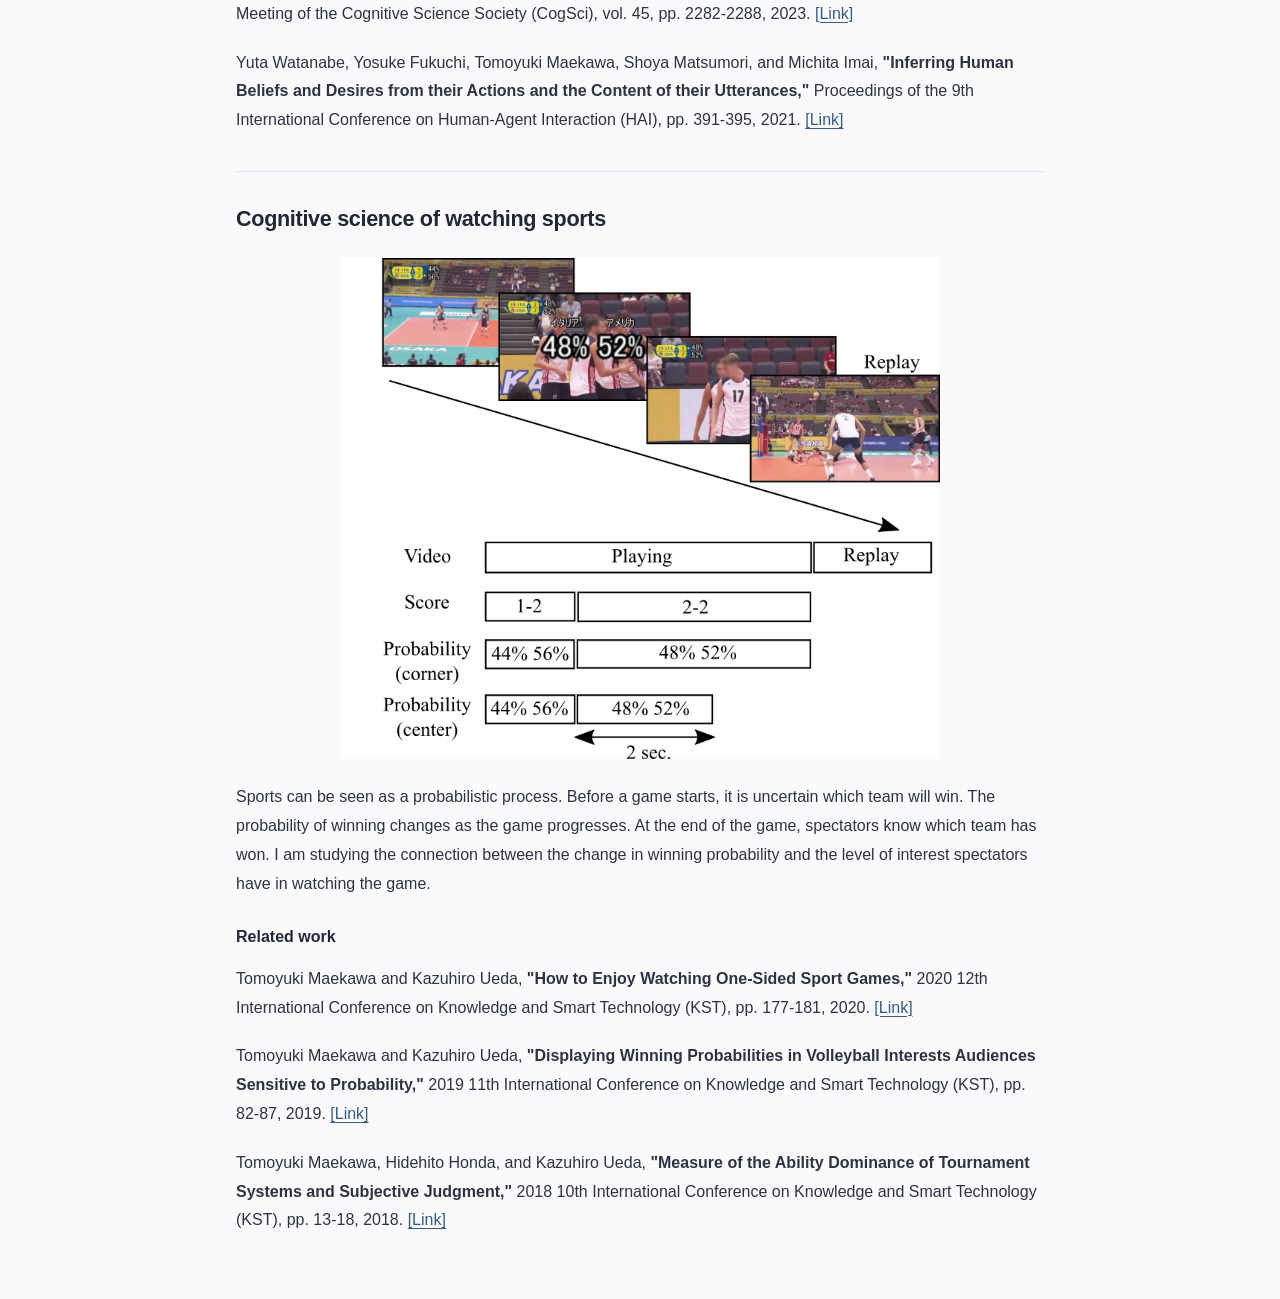
<file: research.html>
<!DOCTYPE html>
<html lang="en">
<head>
  <meta charset="UTF-8">
  <meta name="viewport" content="width=device-width, initial-scale=1">
  <meta name="format-detection" content="telephone=no">
  <title>Tomoyuki MAEKAWA</title>
  <style>
    :root {
        color-scheme: light;
        --background: #fafafc;
        --text: #2d3340;
        --heading: #202735;
        --accent: #365b86;
        --line: #dfe3eb;
    }

    * { box-sizing: border-box; }

    body {
        max-width: 880px;
        margin: 0 auto;
        padding: 0 36px;
        background: var(--background);
        color: var(--text);
        font-family: -apple-system, BlinkMacSystemFont, "Segoe UI", "Noto Sans", sans-serif;
        font-size: 16px;
        line-height: 1.8;
        overflow-wrap: anywhere;
        -webkit-text-size-adjust: 100%;
    }

    header {
        padding-top: 48px;
        border-bottom: 1px solid var(--line);
    }

    h1, h2, h3 {
        color: var(--heading);
        line-height: 1.4;
    }

    h1 {
        margin: 0 0 24px;
        font-family: Georgia, "Times New Roman", serif;
        font-size: clamp(1.7rem, 4vw, 2.2rem);
        font-weight: 500;
        letter-spacing: -0.025em;
    }

    nav {
        display: flex;
        flex-wrap: wrap;
        gap: 8px 28px;
    }

    nav a {
        display: inline-block;
        padding: 10px 0 14px;
        border-bottom: 2px solid transparent;
        margin-bottom: -1px;
        color: var(--text);
        text-decoration: none;
    }

    nav a[aria-current="page"] {
        border-color: var(--accent);
        color: var(--accent);
        font-weight: 600;
    }

    a {
        color: var(--accent);
        text-decoration-thickness: 1px;
        text-underline-offset: 3px;
    }

    a:hover { text-decoration: underline; }

    a:focus-visible {
        outline: 2px solid var(--accent);
        outline-offset: 5px;
        border-radius: 2px;
    }

    .main { padding: 40px 0 64px; }

    section + section {
        margin-top: 36px;
        padding-top: 32px;
        border-top: 1px solid var(--line);
    }

    h2 {
        margin: 0 0 20px;
        font-size: 1.35rem;
        font-weight: 650;
        letter-spacing: -0.015em;
    }

    h3 {
        margin: 0 0 6px;
        font-size: 1rem;
        font-weight: 650;
    }

    p { margin: 0 0 12px; }
    p:last-child { margin-bottom: 0; }

    ul, ol { margin: 0; padding-left: 1.5rem; }
    li { padding-left: 6px; }
    li + li { margin-top: 24px; }
    li::marker { color: #687588; }
    li p { margin-bottom: 4px; }

    .citation { margin-bottom: 20px; }
    .citation-title { font-weight: 600; }
    .citation a { white-space: nowrap; }

    @media (max-width: 600px) {
        body { padding: 0 20px; }
        header { padding-top: 28px; }
        h1 { margin-bottom: 16px; }
        nav { gap: 8px 24px; }
        .main { padding: 28px 0 48px; }
        section + section { margin-top: 28px; padding-top: 24px; }
        h2 { font-size: 1.2rem; }
        li { padding-left: 2px; }
    }

    @media print {
        body { max-width: none; padding: 0; background: white; color: black; font-size: 11pt; }
        header { padding-top: 0; }
        nav { display: none; }
        .main { padding: 24px 0 0; }
        h2, h3 { break-after: avoid; }
        li, .horizontal-center { break-inside: avoid; }
        a { color: inherit; }
    }

    .horizontal-center {
        display: grid;
        justify-items: center;
        margin: 24px 0;
    }

    .horizontal-center > div {
        display: flex;
        flex-wrap: wrap;
        align-items: flex-start;
        justify-content: center;
        gap: 16px;
        max-width: 100%;
    }

    img {
        display: block;
        max-width: 100%;
        height: auto;
    }

    section > h3 { margin: 28px 0 16px; }
  </style>
</head>
<body>
  <header>
    <h1>Dr. Tomoyuki MAEKAWA</h1>
    <nav aria-label="Main navigation"><a href="./index.html">Home</a> <a aria-current="page" href="./research.html">Research</a> <a href="./publications.html">Publications</a></nav>
  </header>

  <main class="main">
    <section>
      <h2>Context-aware language processing</h2>
<div class="horizontal-center">
<div>
<img src="imgs/context1.png" alt="An example of a dialogue between two speakers. In statement 9, speaker A means that she finds Tokyo a very attractive place." width="300px">
<img src="imgs/context2.png" alt="A listener who missed statements 7 and 8 might interpret statement 9 to mean that mountainous areas are attractive to speaker A." width="300px">
</div>
</div>
<p>A sentence is interpreted based on its context. The interpretation of a sentence can vary depending on the context in which it is used. I propose a method for illustrating the influence of natural-language context in a clear and intuitive manner. Specifically, a large language model (LLM) can rephrase a sentence to make it more specific, incorporating words from the context. The rephrased sentence conveys the interpretation of the original sentence in its context using natural language.</p>
<h3>Related work</h3>
<p class="citation">王斌宇, 市川雅也, 椎久翔太, 市川淳, 前川知行, 竹内勇剛, <span class="citation-title">"異文化コミュニケーションにおける指示詞の空間認識の違い,"</span> ヒューマンインタフェース学会論文誌, vol. 27, no. 3, pp. 177-186, 2025. <a href="https://doi.org/10.11184/his.27.3_177" target="_blank" rel="noopener noreferrer">[Link]</a></p>
<p class="citation">Tomoyuki Maekawa and Michita Imai, <span class="citation-title">"Identifying Statements Crucial for Awareness of Interpretive Nonsense to Prevent Communication Breakdowns,"</span> Proceedings of the 2023 Conference on Empirical Methods in Natural Language Processing (EMNLP), pp. 12550–12566, 2023. <a href="https://aclanthology.org/2023.emnlp-main.773/" target="_blank" rel="noopener noreferrer">[Link]</a></p>
<p class="citation">Tomoyuki Maekawa and Wataru Takano, <span class="citation-title">"Spatial representation of context-dependent sentences and its application to sentence generation,"</span> Advanced Robotics, vol. 31, no. 15, pp. 780-790, 2017. <a href="https://www.tandfonline.com/doi/full/10.1080/01691864.2017.1351392" target="_blank" rel="noopener noreferrer">[Link]</a></p>
    </section>

    <section>
      <h2>Interactive AI systems</h2>
<div class="horizontal-center">
<img src="imgs/interactive.png" alt="An example of SCAINs Presenter in use. SCAINs Presenter displays statements whose interpretation is ambiguous or whose omission may lead to subsequent misunderstandings. In (a), the man misses part of the woman&#x27;s statement and asks her to repeat it. In (b), the man checks the statement he missed using SCAINs Presenter, and communication proceeds smoothly." width="600px">
</div>
<p>AI-based systems can improve interactions between humans and machines, as well as between humans themselves. For instance, a system can highlight important statements during a spoken conversation to ensure that the speakers don't miss crucial information. Another system can search for ads relevant to the topic of the conversation between users, making the ads more appealing to the users. These systems have the potential to influence user behavior and mindset.</p>
<h3>Related work</h3>
<p class="citation">Hikaru Matsuzaki, Tomoyuki Maekawa, Michita Imai, Kentaro Ishii, <span class="citation-title">"PassStyles: Graphical Authentication Using Mixed Face Styles,"</span> IEEE Access, vol. 13, pp. 165411-165428, 2025. <a href="https://ieeexplore.ieee.org/document/11173661" target="_blank" rel="noopener noreferrer">[Link]</a></p>
<p class="citation">Aoto Tsuchiya, Tomoyuki Maekawa, and Michita Imai, <span class="citation-title">"SCAINs Presenter: Preventing Miscommunication by Detecting Context-Dependent Utterances in Spoken Dialogue,"</span> Proceedings of the 29th International Conference on Intelligent User Interfaces (IUI), pp. 549–565, 2024. <a href="https://dl.acm.org/doi/10.1145/3640543.3645147" target="_blank" rel="noopener noreferrer">[Link]</a></p>
<p class="citation">Ryoichi Shibata, Shoya Matsumori, Yosuke Fukuchi, Tomoyuki Maekawa, Mitsuhiko Kimoto, and Michita Imai, <span class="citation-title">"Conversational Context-Sensitive Ad Generation With a Few Core-Queries,"</span> ACM Transactions on Interactive Intelligent Systems (TiiS), vol. 13, no. 3, pp. 1-37, 2023. <a href="https://dl.acm.org/doi/10.1145/3588578" target="_blank" rel="noopener noreferrer">[Link]</a></p>
<p class="citation">Minami Inoue, Tomoyuki Maekawa, Ryoichi Shibata, and Michita Imai, <span class="citation-title">"The Effect of Response Suggestion on Dialogue Flow: Analysis Based on Dialogue Act and Initiative,"</span> Proceedings of the Annual Meeting of the Cognitive Science Society (CogSci), vol. 45, pp. 1974-1980, 2023. <a href="https://escholarship.org/uc/item/3m251093" target="_blank" rel="noopener noreferrer">[Link]</a></p>
<p class="citation">Ryoichi Shibata, Shoya Matsumori, Yosuke Fukuchi, Tomoyuki Maekawa, Mitsuhiko Kimoto, and Michita Imai, <span class="citation-title">"Utilizing Core-Query for Context-Sensitive Ad Generation Based on Dialogue,"</span> Proceedings of the 27th International Conference on Intelligent User Interfaces (IUI), pp. 734-745, 2022. <a href="https://dl.acm.org/doi/10.1145/3490099.3511116" target="_blank" rel="noopener noreferrer">[Link]</a></p>
    </section>

    <section>
      <h2>Human preference prediction</h2>
<div class="horizontal-center">
<img src="imgs/preference.jpg" alt="Eye movement trajectories overlaid on 12 ukiyo-e paintings. Six highly rated paintings and six poorly rated paintings were chosen." width="600px">
</div>
<p>Humans need to be able to predict the likes and desires of others in order to form and maintain social relationships. It's surprising that humans can accurately predict an individual's preferences by observing their responses to just a few items. I am exploring how humans select samples and adjust their mental models of others' preferences.</p>
<h3>Related work</h3>
<p class="citation">Hikaru Matsuzaki, Tomoyuki Maekawa, Kentaro Ishii, and Michita Imai, <span class="citation-title">"Interactive-SmartClerk: A Recommender Robot System Sharing Preferences with Customer,"</span> Proceedings of the 2025 5th International Conference on Artificial Intelligence and Application Technologies, AIAT '25, pp. 73–79, 2026. <a href="https://dl.acm.org/doi/10.1145/3787120.3787133" target="_blank" rel="noopener noreferrer">[Link]</a></p>
<p class="citation">Yuka Nojo, Tomoyuki Maekawa, Yuri Sato, and Kazuhiro Ueda, <span class="citation-title">"Relating aesthetic-value judgment to perception: An eye-tracking and computational study of Japanese art Ukiyo-e,"</span> Proceedings of the Annual Meeting of the Cognitive Science Society (CogSci), vol. 45, pp. 2282-2288, 2023. <a href="https://escholarship.org/uc/item/5f68v7wv" target="_blank" rel="noopener noreferrer">[Link]</a></p>
<p class="citation">Yuta Watanabe, Yosuke Fukuchi, Tomoyuki Maekawa, Shoya Matsumori, and Michita Imai, <span class="citation-title">"Inferring Human Beliefs and Desires from their Actions and the Content of their Utterances,"</span> Proceedings of the 9th International Conference on Human-Agent Interaction (HAI), pp. 391-395, 2021. <a href="https://dl.acm.org/doi/10.1145/3472307.3484668" target="_blank" rel="noopener noreferrer">[Link]</a></p>
    </section>

    <section>
      <h2>Cognitive science of watching sports</h2>
<div class="horizontal-center">
<img src="imgs/sports.png" alt="A sequence of frames from a volleyball video in which the teams&#x27; winning probabilities were displayed." width="600px">
</div>
<p>Sports can be seen as a probabilistic process. Before a game starts, it is uncertain which team will win. The probability of winning changes as the game progresses. At the end of the game, spectators know which team has won. I am studying the connection between the change in winning probability and the level of interest spectators have in watching the game.</p>
<h3>Related work</h3>
<p class="citation">Tomoyuki Maekawa and Kazuhiro Ueda, <span class="citation-title">"How to Enjoy Watching One-Sided Sport Games,"</span> 2020 12th International Conference on Knowledge and Smart Technology (KST), pp. 177-181, 2020. <a href="https://ieeexplore.ieee.org/document/9059399" target="_blank" rel="noopener noreferrer">[Link]</a></p>
<p class="citation">Tomoyuki Maekawa and Kazuhiro Ueda, <span class="citation-title">"Displaying Winning Probabilities in Volleyball Interests Audiences Sensitive to Probability,"</span> 2019 11th International Conference on Knowledge and Smart Technology (KST), pp. 82-87, 2019. <a href="https://ieeexplore.ieee.org/document/8687743" target="_blank" rel="noopener noreferrer">[Link]</a></p>
<p class="citation">Tomoyuki Maekawa, Hidehito Honda, and Kazuhiro Ueda, <span class="citation-title">"Measure of the Ability Dominance of Tournament Systems and Subjective Judgment,"</span> 2018 10th International Conference on Knowledge and Smart Technology (KST), pp. 13-18, 2018. <a href="https://ieeexplore.ieee.org/document/8426199" target="_blank" rel="noopener noreferrer">[Link]</a></p>
    </section>
  </main>
</body>
</html>
</file>
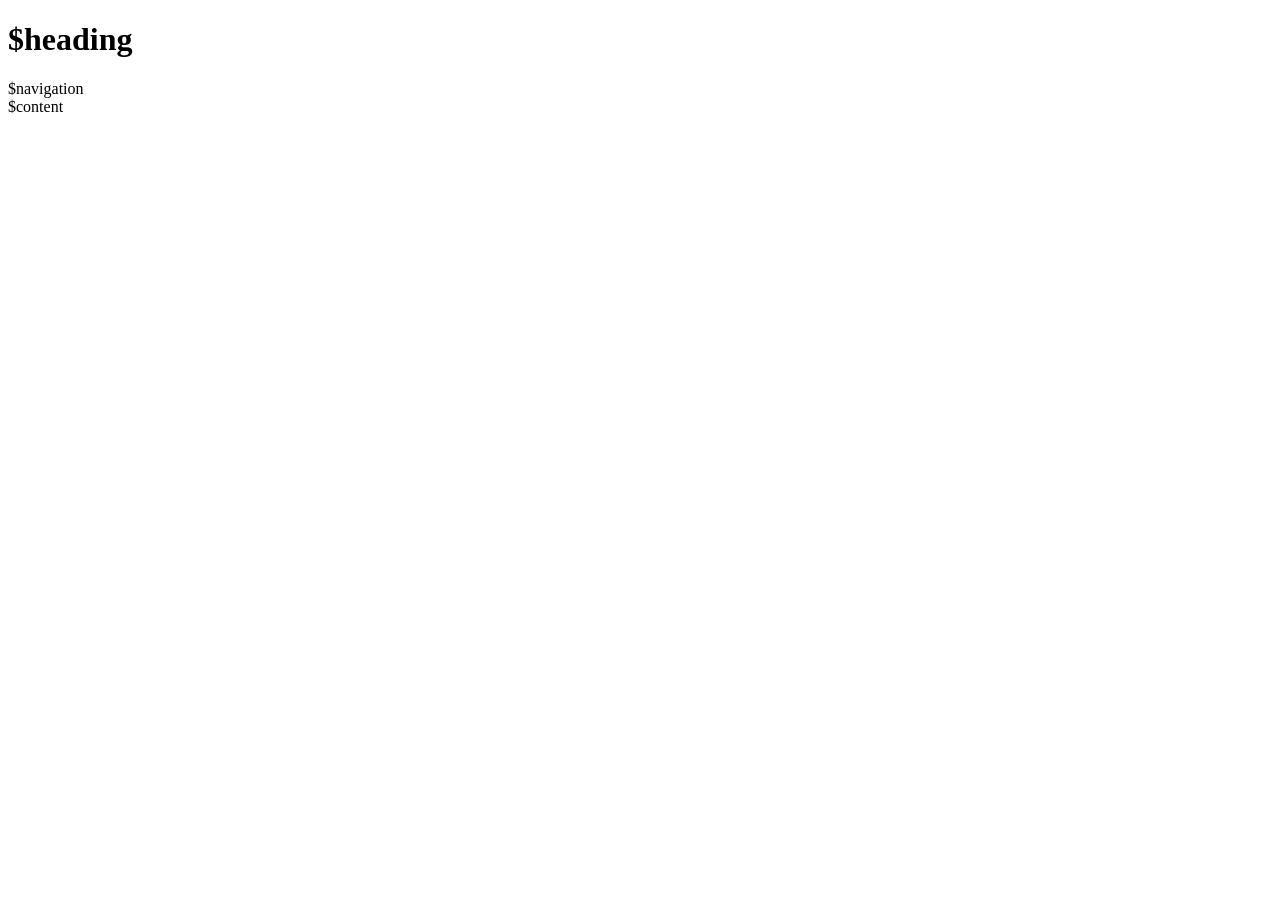
<file: templates/page.html>
<!DOCTYPE html>
<html lang="en">
<head>
  <meta charset="UTF-8">
  <meta name="viewport" content="width=device-width, initial-scale=1">
  <meta name="format-detection" content="telephone=no">
  <title>$title</title>
  <style>
$styles  </style>
</head>
<body>
  <header>
    <h1>$heading</h1>
    <nav aria-label="Main navigation">$navigation</nav>
  </header>

  <main class="main">
$content
  </main>
</body>
</html>
</file>
